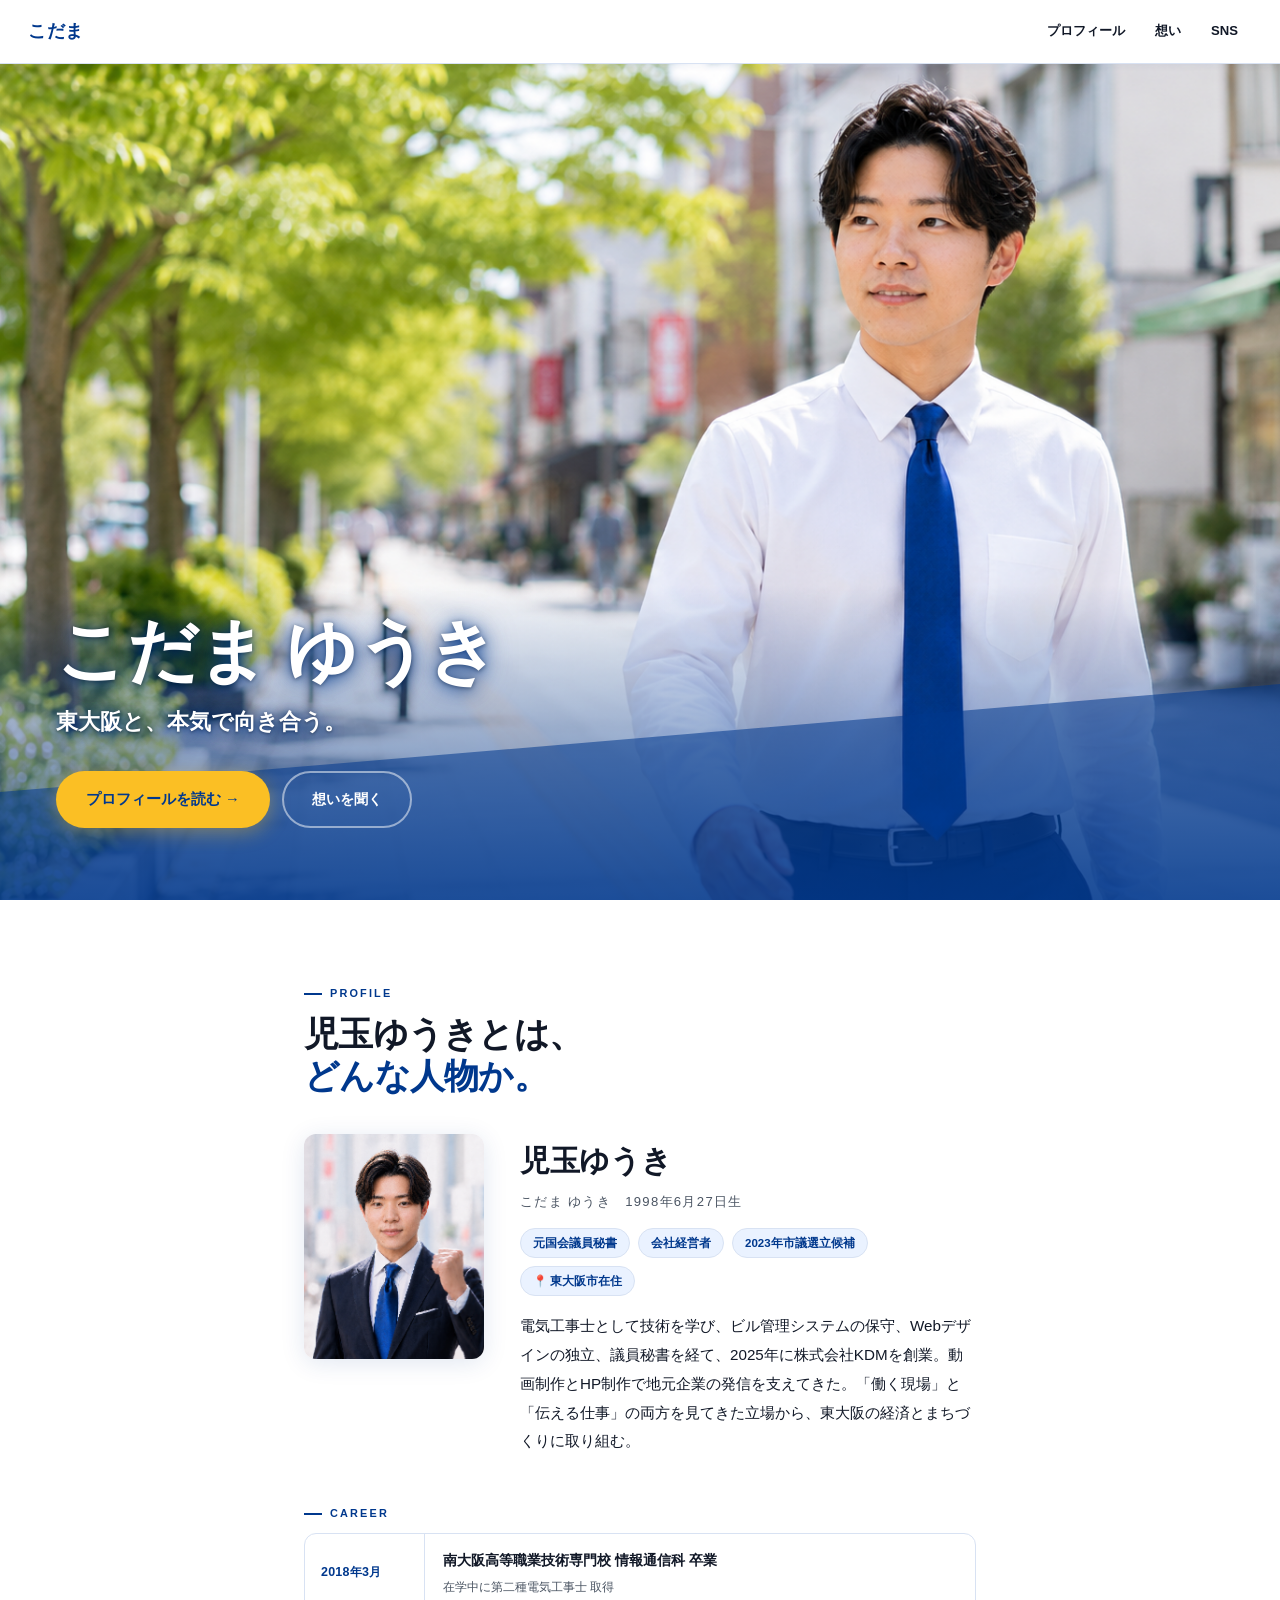
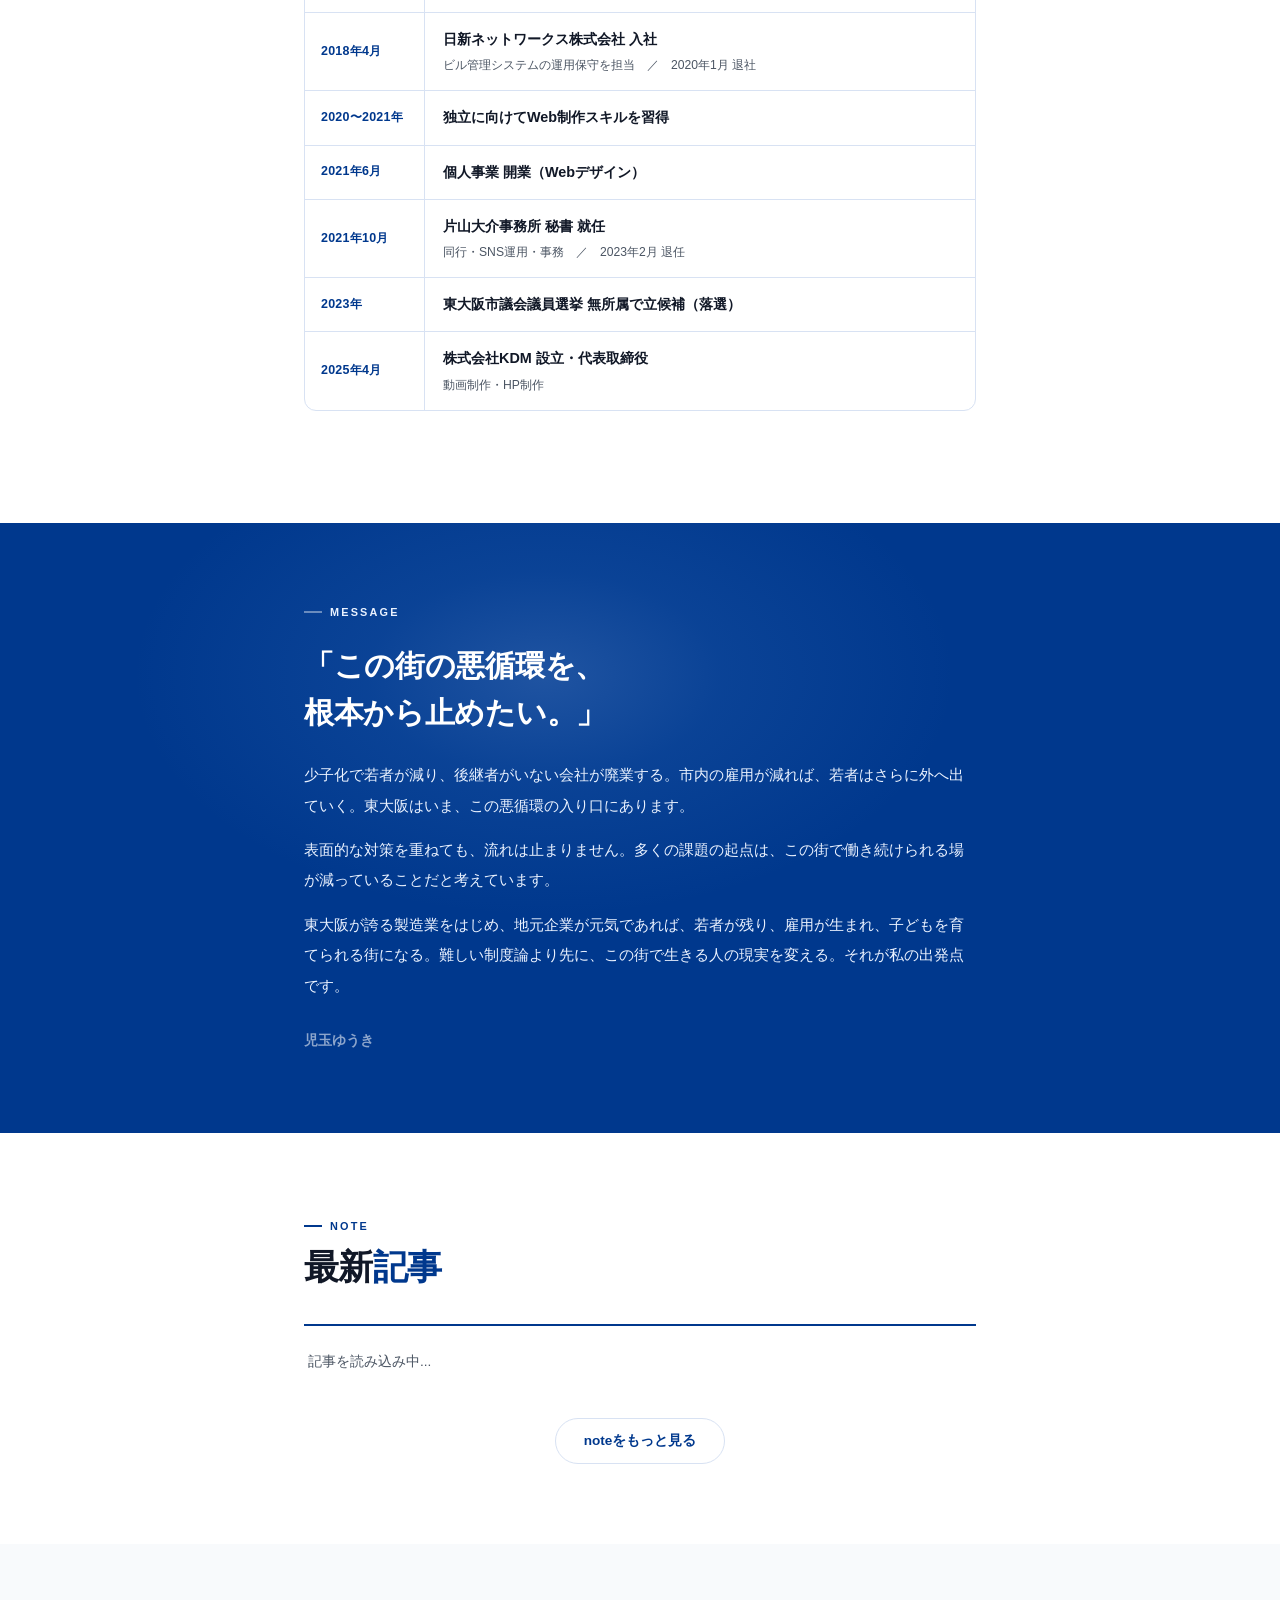
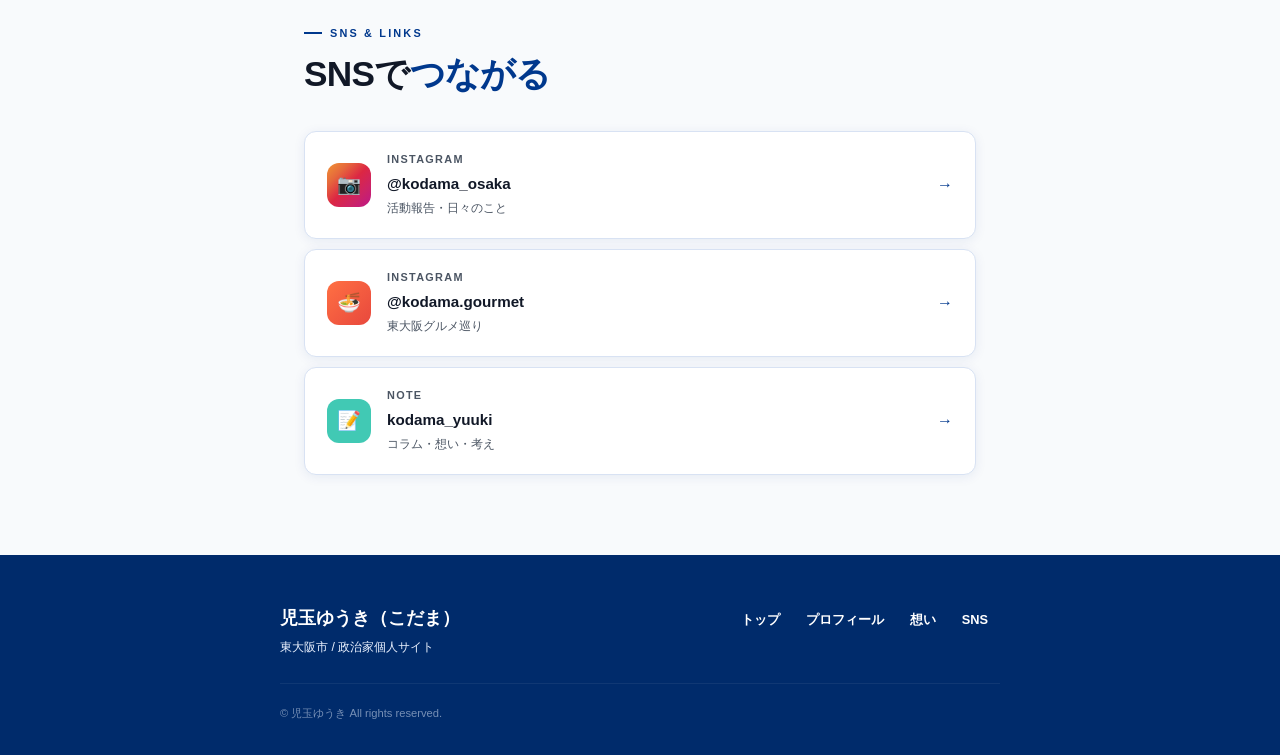
<file: index.html>
<!DOCTYPE html>
<html lang="ja">
<head>
  <meta charset="UTF-8">
  <meta name="viewport" content="width=device-width, initial-scale=1.0">
  <title>児玉ゆうき｜東大阪と、本気で向き合う。</title>
  <meta name="description" content="2027年大阪府議会議員選挙・東大阪選挙区。児玉ゆうき（こだま）の公式サイト。">

  <!-- OGP -->
  <meta property="og:type" content="website">
  <meta property="og:title" content="児玉ゆうき｜東大阪と、本気で向き合う。">
  <meta property="og:description" content="2027年大阪府議会議員選挙・東大阪選挙区。東大阪の声を政治に届けるために立ち上がった、児玉ゆうきの公式サイト。">
  <meta property="og:image" content="images/hero.png">
  <meta property="og:url" content="https://kdm-company.github.io/kodama-site/">
  <meta property="og:locale" content="ja_JP">
  <meta name="twitter:card" content="summary_large_image">
  <meta name="twitter:title" content="児玉ゆうき｜東大阪と、本気で向き合う。">
  <meta name="twitter:description" content="2027年大阪府議会議員選挙・東大阪選挙区。東大阪の声を政治に届けるために立ち上がった、児玉ゆうきの公式サイト。">
  <meta name="twitter:image" content="images/hero.png">

  <!-- フォント：システムフォントを使用（Google Fonts接続不要） -->
  <!-- GitHub Pages公開時にGoogle Fontsを追加する場合はここに挿入 -->

  <style>
    /* ============================================================
       CSS VARIABLES — 配色ルール完全準拠
    ============================================================ */
    :root {
      --primary:        #00388D;
      --primary-dark:   #002B6B;
      --primary-hover:  #002F78;
      --primary-soft:   #EAF2FF;
      --bg:             #F8FAFC;
      --surface:        #FFFFFF;
      --text:           #111827;
      --text-sub:       #4B5563;
      --border:         #D8E2F3;
      --accent-yellow:  #FBBF24;
      --cta-red:        #DC2626;
      --cta-red-hover:  #B91C1C;
      --accent-yellow-hover: #F59E0B;
      --radius-sm:      6px;
      --radius:         12px;
      --radius-lg:      20px;
      --shadow:         0 2px 12px rgba(0,56,141,0.08);
      --shadow-md:      0 4px 24px rgba(0,56,141,0.12);
      --max-w:          720px;
      --nav-h:          64px;
    }

    /* ============================================================
       RESET & BASE
    ============================================================ */
    *, *::before, *::after { box-sizing: border-box; margin: 0; padding: 0; }
    html { scroll-behavior: smooth; -webkit-font-smoothing: antialiased; }
    body {
      font-family: 'Hiragino Kaku Gothic ProN', 'Hiragino Sans', 'Noto Sans JP', 'Yu Gothic', sans-serif;
      background: var(--bg);
      color: var(--text);
      line-height: 1.75;
      font-size: 16px;
      overflow-x: hidden;
    }
    img { max-width: 100%; display: block; }

    /* リンクルール */
    a { color: var(--primary); text-decoration: underline; }
    a:hover { color: var(--primary-hover); }

    /* フォーカス */
    :focus-visible {
      outline: 3px solid var(--accent-yellow);
      outline-offset: 3px;
    }

    /* ============================================================
       NAV — 白背景、ロゴ青、文字黒
    ============================================================ */
    .nav {
      position: fixed; top: 0; left: 0; right: 0;
      height: var(--nav-h);
      background: var(--surface);
      border-bottom: 1px solid var(--border);
      z-index: 100;
      display: flex; align-items: center; justify-content: space-between;
      padding: 0 28px;
      box-shadow: 0 1px 8px rgba(0,56,141,0.06);
    }
    .nav-logo {
      font-size: 1.1rem; font-weight: 900;
      color: var(--primary); letter-spacing: 0.04em;
      text-decoration: none;
    }
    .nav-links { display: flex; gap: 2px; }
    .nav-links a {
      font-size: 0.82rem; font-weight: 700;
      padding: 7px 14px; border-radius: 50px;
      color: var(--text); text-decoration: none;
      transition: color 0.2s, background 0.2s;
    }
    .nav-links a:hover { color: var(--primary); background: var(--primary-soft); }
    .nav-toggle {
      display: none; flex-direction: column; gap: 5px;
      cursor: pointer; padding: 6px;
    }
    .nav-toggle span {
      display: block; width: 22px; height: 2px;
      background: var(--text); border-radius: 2px; transition: all 0.3s;
    }
    .nav.open .nav-links {
      display: flex; flex-direction: column;
      position: absolute; top: var(--nav-h); left: 0; right: 0;
      background: var(--surface);
      padding: 12px 28px 20px;
      border-bottom: 1px solid var(--border);
      box-shadow: var(--shadow-md);
      gap: 2px;
    }
    .nav.open .nav-links a { font-size: 1rem; padding: 13px 16px; }

    /* ============================================================
       HERO — #00388D背景・白コピー・黄CTAボタン
    ============================================================ */
    .hero {
      position: relative;
      min-height: 100vh;
      background: var(--primary-dark);
      display: flex; align-items: flex-end;
      overflow: hidden;
      padding-top: var(--nav-h);
    }
    /* 写真 — 全面クリアに表示、何も被せない */
    .hero-photo-bg {
      position: absolute; inset: 0;
      background: url('images/hero.png') center 15% / cover no-repeat;
      opacity: 1;
    }
    /* 斜線＋下部グラデーション */
    .hero-overlay {
      position: absolute; inset: 0;
      overflow: hidden;
    }
    .hero-overlay svg {
      position: absolute; bottom: 0; left: 0;
      width: 100%; height: 45%;
    }
    /* 下部30%に水平青グラデーション */
    .hero-overlay::after {
      content: '';
      position: absolute; left: 0; right: 0;
      bottom: 0; height: 35%;
      background: linear-gradient(
        to bottom,
        rgba(0,56,141,0) 0%,
        rgba(0,56,141,0.35) 45%,
        rgba(0,56,141,0.75) 100%
      );
      pointer-events: none;
    }
    .hero-inner {
      position: relative; z-index: 1;
      width: 100%;
      padding: 0 48px 72px 56px;
      box-sizing: border-box;
    }
    .hero-label {
      display: inline-flex; align-items: center; gap: 8px;
      background: rgba(255,255,255,0.15);
      border: 1px solid rgba(255,255,255,0.3);
      border-radius: 50px;
      padding: 5px 16px;
      font-size: 0.72rem; font-weight: 700;
      color: #EAF2FF; letter-spacing: 0.1em;
      margin-bottom: 20px;
    }
    .hero-name-sub {
      font-size: 1rem; font-weight: 400;
      color: #EAF2FF; letter-spacing: 0.2em;
      margin-bottom: 4px;
    }
    .hero-name {
      font-size: clamp(2.6rem, 6.5vw, 4.4rem);
      font-weight: 900; letter-spacing: -0.02em; line-height: 0.95;
      color: #FFFFFF; margin-bottom: 20px;
      text-align: left;
      text-shadow:
        0 2px 16px rgba(0,56,141,0.85),
        0 4px 32px rgba(0,56,141,0.6),
        0 1px 4px rgba(0,0,0,0.5);
    }
    .hero-catch {
      font-size: clamp(1.1rem, 3vw, 1.4rem);
      font-weight: 700; color: #FFFFFF;
      line-height: 1.5; margin-bottom: 32px;
      text-align: left;
      text-shadow:
        0 2px 12px rgba(0,56,141,0.85),
        0 4px 24px rgba(0,56,141,0.6),
        0 1px 3px rgba(0,0,0,0.45);
    }
    /* 黄色CTA — FVのみ */
    .btn-yellow {
      display: inline-flex; align-items: center; gap: 8px;
      padding: 14px 30px; border-radius: 50px;
      background: var(--accent-yellow);
      color: var(--primary); /* #00388D文字 */
      font-size: 0.92rem; font-weight: 900;
      text-decoration: none;
      box-shadow: 0 4px 20px rgba(251,191,36,0.4);
      transition: all 0.2s;
    }
    .btn-yellow:hover {
      background: var(--accent-yellow-hover);
      color: var(--primary);
      transform: translateY(-2px);
      box-shadow: 0 6px 28px rgba(251,191,36,0.5);
    }
    .btn-ghost-white {
      display: inline-flex; align-items: center; gap: 6px;
      padding: 14px 28px; border-radius: 50px;
      border: 2px solid rgba(255,255,255,0.5);
      color: #FFFFFF; font-size: 0.9rem; font-weight: 700;
      text-decoration: none;
      transition: all 0.2s;
    }
    .btn-ghost-white:hover {
      background: rgba(255,255,255,0.12);
      border-color: rgba(255,255,255,0.8);
      color: #FFFFFF;
    }
    .hero-cta { display: flex; gap: 12px; flex-wrap: wrap; }

    /* ============================================================
       SECTION BASE
    ============================================================ */
    .section { padding: 80px 0; background: var(--surface); border-top: 4px solid var(--surface); }
    .section-bg { padding: 80px 0; background: var(--bg); }
    .section-blue-soft { padding: 80px 0; background: var(--primary-soft); }
    .container { max-width: var(--max-w); margin: 0 auto; padding: 0 24px; }

    /* 見出しパターン */
    .sec-label {
      font-size: 0.68rem; font-weight: 700; letter-spacing: 0.2em;
      text-transform: uppercase; color: var(--primary);
      display: flex; align-items: center; gap: 8px;
      margin-bottom: 10px;
    }
    .sec-label::before {
      content: ''; display: block; width: 18px; height: 2px;
      background: var(--primary);
    }
    .sec-title {
      font-size: clamp(1.6rem, 4.5vw, 2.2rem);
      font-weight: 900; letter-spacing: -0.02em; line-height: 1.2;
      color: var(--text); margin-bottom: 36px;
    }
    .sec-title span { color: var(--primary); }

    /* Primary Button */
    .btn-primary {
      display: inline-flex; align-items: center; gap: 6px;
      padding: 13px 26px; border-radius: 50px;
      background: var(--primary); color: #FFFFFF;
      font-size: 0.9rem; font-weight: 700;
      text-decoration: none;
      transition: all 0.2s;
    }
    .btn-primary:hover {
      background: var(--primary-hover);
      color: #FFFFFF;
      transform: translateY(-1px);
      box-shadow: 0 4px 16px rgba(0,56,141,0.3);
    }

    /* ============================================================
       PROFILE — 白背景
    ============================================================ */
    .profile-layout {
      display: grid;
      grid-template-columns: 180px 1fr;
      gap: 36px; align-items: start;
      margin-bottom: 48px;
    }
    .profile-photo {
      border-radius: var(--radius);
      overflow: hidden;
      box-shadow: var(--shadow-md);
      aspect-ratio: 4/5;
    }
    .profile-photo img {
      width: 100%; height: 100%;
      object-fit: cover; object-position: center top;
    }
    .profile-name {
      font-size: 1.9rem; font-weight: 900;
      color: var(--text); margin-bottom: 4px;
      letter-spacing: -0.01em;
    }
    .profile-kana {
      font-size: 0.82rem; color: var(--text-sub);
      letter-spacing: 0.1em; margin-bottom: 14px;
    }
    .profile-tags {
      display: flex; gap: 8px; flex-wrap: wrap; margin-bottom: 16px;
    }
    .tag {
      font-size: 0.72rem; font-weight: 700;
      padding: 4px 12px; border-radius: 50px;
      background: var(--primary-soft);
      color: var(--primary);
      border: 1px solid var(--border);
    }
    .profile-bio {
      font-size: 0.95rem; color: var(--text);
      line-height: 1.9; max-width: 100%;
    }

    /* 経歴テーブル */
    .career-wrap {
      border: 1px solid var(--border);
      border-radius: var(--radius);
      overflow: hidden;
      margin-bottom: 32px;
      background: var(--surface);
    }
    .career-row {
      display: grid; grid-template-columns: 120px 1fr;
      border-bottom: 1px solid var(--border);
      transition: background 0.15s;
    }
    .career-row:last-child { border-bottom: none; }
    .career-row:hover { background: var(--bg); }
    .career-row.dim { opacity: 0.45; }
    .career-row.highlight { background: var(--primary-soft); }
    .career-date {
      padding: 14px 16px;
      font-size: 0.78rem; font-weight: 700;
      color: var(--primary); letter-spacing: 0.02em;
      border-right: 1px solid var(--border);
      display: flex; align-items: center;
      white-space: nowrap;
    }
    .career-row.highlight .career-date { color: var(--primary); }
    .career-content {
      padding: 14px 18px;
      font-size: 0.9rem; font-weight: 700;
      color: var(--text);
      display: flex; flex-direction: column; justify-content: center;
    }
    .career-content small {
      display: block; font-size: 0.76rem;
      font-weight: 400; color: var(--text-sub); margin-top: 3px;
    }
    .career-row.highlight .career-content { color: var(--primary); font-weight: 900; }

    /* 資格バッジ */
    .license-row { display: flex; gap: 10px; flex-wrap: wrap; }
    .license-badge {
      display: inline-flex; align-items: center; gap: 6px;
      padding: 8px 16px; border-radius: 50px;
      border: 1px solid var(--border);
      background: var(--surface);
      font-size: 0.8rem; font-weight: 700;
      color: var(--text-sub);
    }

    /* ============================================================
       MESSAGE — #00388D背景
    ============================================================ */
    .message-section {
      background: var(--primary);
      padding: 80px 0;
      position: relative;
      overflow: hidden;
    }
    /* DECO-005 放射状グロー：左上から差す光 */
    .message-section::before {
      content: '';
      position: absolute;
      top: -15%; left: 10%;
      width: 65%; height: 80%;
      background: radial-gradient(ellipse at center,
        rgba(174,210,255,0.18) 0%,
        rgba(100,160,230,0.10) 30%,
        rgba(0,56,141,0) 70%);
      pointer-events: none;
      z-index: 0;
    }
    .message-section > * { position: relative; z-index: 1; }
    .message-section .container { position: relative; z-index: 1; }
    .message-label {
      font-size: 0.68rem; font-weight: 700; letter-spacing: 0.2em;
      text-transform: uppercase; color: #EAF2FF;
      display: flex; align-items: center; gap: 8px;
      margin-bottom: 20px;
    }
    .message-label::before {
      content: ''; display: block; width: 18px; height: 2px;
      background: rgba(255,255,255,0.4);
    }
    .message-quote {
      font-size: clamp(1.4rem, 4vw, 1.9rem);
      font-weight: 900; line-height: 1.55;
      color: #FFFFFF; margin-bottom: 24px;
      letter-spacing: -0.01em;
    }
    .message-body {
      font-size: 0.95rem; font-weight: 400;
      color: #EAF2FF; line-height: 2;
    }
    .message-body p + p { margin-top: 14px; }
    .message-sign {
      margin-top: 28px;
      font-size: 0.85rem; font-weight: 700;
      color: rgba(255,255,255,0.55);
    }

    /* ============================================================
       SNS — #F8FAFC背景
    ============================================================ */
    .sns-list { display: flex; flex-direction: column; gap: 10px; }
    .sns-card {
      display: flex; align-items: center; gap: 16px;
      padding: 18px 22px;
      background: var(--surface);
      border: 1px solid var(--border);
      border-radius: var(--radius);
      text-decoration: none;
      transition: all 0.2s;
      box-shadow: var(--shadow);
    }
    .sns-card:hover {
      border-color: var(--primary);
      box-shadow: 0 4px 20px rgba(0,56,141,0.12);
      transform: translateY(-2px);
    }
    .sns-icon {
      width: 44px; height: 44px; border-radius: 12px;
      display: flex; align-items: center; justify-content: center;
      font-size: 1.2rem; flex-shrink: 0;
    }
    .sns-info { flex: 1; }
    .sns-platform {
      font-size: 0.68rem; font-weight: 700; letter-spacing: 0.12em;
      text-transform: uppercase; color: var(--text-sub);
      margin-bottom: 2px;
    }
    .sns-handle {
      font-size: 0.95rem; font-weight: 700; color: var(--text);
    }
    .sns-desc { font-size: 0.76rem; color: var(--text-sub); margin-top: 1px; }
    .sns-arrow { color: var(--primary); font-size: 1rem; transition: transform 0.2s; }
    .sns-card:hover .sns-arrow { transform: translateX(4px); }

    /* ============================================================
       FOOTER — #002B6B背景
    ============================================================ */
    .footer {
      background: var(--primary-dark);
      padding: 48px 24px 32px;
    }
    .footer-inner { max-width: var(--max-w); margin: 0 auto; }
    .footer-top {
      display: flex; justify-content: space-between;
      align-items: flex-start; gap: 20px;
      margin-bottom: 24px;
    }
    .footer-name {
      font-size: 1.1rem; font-weight: 900;
      color: #FFFFFF; margin-bottom: 4px;
    }
    .footer-sub { font-size: 0.76rem; color: #EAF2FF; }
    .footer-nav { display: flex; flex-wrap: wrap; gap: 2px; }
    .footer-nav a {
      font-size: 0.8rem; font-weight: 600;
      padding: 6px 12px; border-radius: 50px;
      color: #FFFFFF; text-decoration: none;
      transition: background 0.2s;
    }
    .footer-nav a:hover { background: rgba(255,255,255,0.12); color: #FFFFFF; }
    .footer-copy {
      font-size: 0.7rem; color: #EAF2FF;
      opacity: 0.5;
      padding-top: 20px;
      border-top: 1px solid rgba(255,255,255,0.12);
    }

    /* ============================================================
       DECO-011 ニュース行リスト
    ============================================================ */
    .news-bar-top {
      height: 2px;
      background: var(--primary);
      margin-bottom: 4px;
    }
    .news-list-deco11 { margin-bottom: 8px; }
    .news-row {
      display: flex; align-items: center; gap: 16px;
      padding: 14px 4px;
      border-bottom: 1px solid var(--border);
      text-decoration: none;
      transition: background 0.15s;
    }
    .news-row:hover { background: var(--bg); }
    .news-row .news-date {
      flex: none; width: 100px;
      font-size: 0.78rem; color: var(--text-sub); font-weight: 700;
    }
    .news-row .news-cat {
      flex: none;
      font-size: 0.7rem; font-weight: 700;
      padding: 3px 10px; border-radius: 3px;
      background: var(--primary); color: white;
      white-space: nowrap;
    }
    .news-row .news-title {
      flex: 1;
      font-size: 0.88rem; font-weight: 700; color: var(--text);
      overflow: hidden; text-overflow: ellipsis; white-space: nowrap;
    }
    .news-row-loading {
      padding: 20px 4px;
      font-size: 0.85rem; color: var(--text-sub);
    }
    .news-more {
      display: flex; justify-content: center; margin-top: 24px;
    }
    .news-more-btn {
      display: inline-flex; align-items: center;
      padding: 10px 28px; border-radius: 50px;
      border: 1px solid var(--border);
      font-size: 0.85rem; font-weight: 700;
      color: var(--primary); text-decoration: none;
      transition: all 0.2s;
    }
    .news-more-btn:hover {
      background: var(--primary-soft);
      border-color: var(--primary);
    }

    /* fade-in は常に表示（アニメーションなし） */
    .fade-in { opacity: 1; transform: none; }
    .fade-in.visible { opacity: 1; }

    /* ============================================================
       RESPONSIVE
    ============================================================ */
    @media (max-width: 640px) {
      .nav-links { display: none; }
      .nav-toggle { display: flex; }
      .nav { padding: 0 20px; }
      .hero-inner { padding: 0 24px 64px; }
      .hero-photo-bg {
        background-image: url('images/hero-mobile.png');
        background-position: center top;
      }
      .profile-layout { grid-template-columns: 1fr; }
      .profile-photo { max-width: 150px; margin: 0 auto; }
      .profile-name { text-align: center; }
      .profile-kana { text-align: center; }
      .profile-tags { justify-content: center; }
      .career-date { font-size: 0.7rem; padding: 12px 10px; }
      .career-content { font-size: 0.84rem; padding: 12px 14px; }
      .footer-top { flex-direction: column; }
      .section { padding: 60px 0; }
      .section-bg { padding: 60px 0; }
      .section-blue-soft { padding: 60px 0; }
      .message-section { padding: 60px 0; }
    }
  </style>
</head>
<body>

<!-- ============================================================
     NAV — 白背景
============================================================ -->
<nav class="nav" id="nav">
  <a href="#top" class="nav-logo">こだま</a>
  <div class="nav-links">
    <a href="#profile">プロフィール</a>
    <a href="#message">想い</a>
    <a href="#sns">SNS</a>
  </div>
  <div class="nav-toggle" onclick="toggleNav()">
    <span></span><span></span><span></span>
  </div>
</nav>

<!-- ============================================================
     HERO — #00388D背景・白コピー・黄CTA
============================================================ -->
<section class="hero" id="top">
  <div class="hero-photo-bg" role="img" aria-label="東大阪の街を歩く児玉ゆうきの写真"></div>
  <!-- グラデなし斜線エリア：左下から右上へ約10度 -->
  <div class="hero-overlay">
    <svg viewBox="0 0 1000 300" preserveAspectRatio="none" xmlns="http://www.w3.org/2000/svg">
      <polygon points="0,300 0,220 1000,140 1000,300" fill="rgba(0,56,141,0.55)"/>
    </svg>
  </div>
  <div class="hero-inner">
    <h1 class="hero-name">こだま ゆうき</h1>
    <p class="hero-catch">東大阪と、本気で向き合う。</p>
    <div class="hero-cta">
      <!-- FV唯一の黄色CTA -->
      <a href="#profile" class="btn-yellow">プロフィールを読む →</a>
      <a href="#message" class="btn-ghost-white">想いを聞く</a>
    </div>
  </div>
</section>

<!-- ============================================================
     PROFILE — 白背景
============================================================ -->
<section class="section" id="profile">
  <div class="container">
    <p class="sec-label fade-in">Profile</p>
    <h2 class="sec-title fade-in delay-1">
      児玉ゆうきとは、<br><span>どんな人物か。</span>
    </h2>

    <div class="profile-layout fade-in delay-2">
      <div class="profile-photo">
        <img src="images/profile.png" alt="児玉ゆうき">
      </div>
      <div>
        <div class="profile-name">児玉ゆうき</div>
        <div class="profile-kana">こだま ゆうき　1998年6月27日生</div>
        <div class="profile-tags">
          <span class="tag">元国会議員秘書</span>
          <span class="tag">会社経営者</span>
          <span class="tag">2023年市議選立候補</span>
          <span class="tag">📍 東大阪市在住</span>
        </div>
        <p class="profile-bio">
          電気工事士として技術を学び、ビル管理システムの保守、Webデザインの独立、議員秘書を経て、2025年に株式会社KDMを創業。動画制作とHP制作で地元企業の発信を支えてきた。「働く現場」と「伝える仕事」の両方を見てきた立場から、東大阪の経済とまちづくりに取り組む。
        </p>
      </div>
    </div>

    <p class="sec-label fade-in">Career</p>
    <div class="career-wrap fade-in delay-1">
      <div class="career-row">
        <div class="career-date">2018年3月</div>
        <div class="career-content">
          南大阪高等職業技術専門校 情報通信科 卒業
          <small>在学中に第二種電気工事士 取得</small>
        </div>
      </div>
      <div class="career-row">
        <div class="career-date">2018年4月</div>
        <div class="career-content">
          日新ネットワークス株式会社 入社
          <small>ビル管理システムの運用保守を担当　／　2020年1月 退社</small>
        </div>
      </div>
      <div class="career-row">
        <div class="career-date">2020〜2021年</div>
        <div class="career-content">独立に向けてWeb制作スキルを習得</div>
      </div>
      <div class="career-row">
        <div class="career-date">2021年6月</div>
        <div class="career-content">個人事業 開業（Webデザイン）</div>
      </div>
      <div class="career-row">
        <div class="career-date">2021年10月</div>
        <div class="career-content">
          片山大介事務所 秘書 就任
          <small>同行・SNS運用・事務　／　2023年2月 退任</small>
        </div>
      </div>
      <div class="career-row">
        <div class="career-date">2023年</div>
        <div class="career-content">東大阪市議会議員選挙 無所属で立候補（落選）</div>
      </div>
      <div class="career-row">
        <div class="career-date">2025年4月</div>
        <div class="career-content">
          株式会社KDM 設立・代表取締役
          <small>動画制作・HP制作</small>
        </div>
      </div>
    </div>

  </div>
</section>

<!-- ============================================================
     MESSAGE — #00388D背景・白文字
============================================================ -->
<div class="message-section" id="message">
  <div class="container">
    <p class="message-label fade-in">Message</p>
    <p class="message-quote fade-in delay-1">
      「この街の悪循環を、<br>根本から止めたい。」
    </p>
    <div class="message-body fade-in delay-2">
      <p>少子化で若者が減り、後継者がいない会社が廃業する。市内の雇用が減れば、若者はさらに外へ出ていく。東大阪はいま、この悪循環の入り口にあります。</p>
      <p>表面的な対策を重ねても、流れは止まりません。多くの課題の起点は、この街で働き続けられる場が減っていることだと考えています。</p>
      <p>東大阪が誇る製造業をはじめ、地元企業が元気であれば、若者が残り、雇用が生まれ、子どもを育てられる街になる。難しい制度論より先に、この街で生きる人の現実を変える。それが私の出発点です。</p>
    </div>
    <p class="message-sign fade-in delay-3">児玉ゆうき</p>
  </div>
</div>

<!-- ============================================================
     NOTE 新着記事 — DECO-011
============================================================ -->
<section class="section" id="note-articles">
  <div class="container">
    <p class="sec-label fade-in">Note</p>
    <h2 class="sec-title fade-in delay-1">最新<span>記事</span></h2>
    <div class="news-bar-top fade-in delay-1"></div>
    <div class="news-list-deco11 fade-in delay-2" id="note-list">
      <div class="news-row-loading">記事を読み込み中...</div>
    </div>
    <div class="news-more fade-in delay-3">
      <a href="https://note.com/kodama_yuuki" target="_blank" rel="noopener noreferrer" class="news-more-btn">
        noteをもっと見る
      </a>
    </div>
  </div>
</section>

<!-- ============================================================
     SNS — #F8FAFC背景
============================================================ -->
<section class="section-bg" id="sns">
  <div class="container">
    <p class="sec-label fade-in">SNS &amp; Links</p>
    <h2 class="sec-title fade-in delay-1">SNSで<span>つながる</span></h2>
    <div class="sns-list">
      <a href="https://www.instagram.com/kodama_osaka/" target="_blank" rel="noopener noreferrer" class="sns-card fade-in">
        <div class="sns-icon" style="background:linear-gradient(135deg,#f09433,#e6683c,#dc2743,#cc2366,#bc1888);">📷</div>
        <div class="sns-info">
          <div class="sns-platform">Instagram</div>
          <div class="sns-handle">@kodama_osaka</div>
          <div class="sns-desc">活動報告・日々のこと</div>
        </div>
        <span class="sns-arrow">→</span>
      </a>
      <a href="https://www.instagram.com/kodama.gourmet/" target="_blank" rel="noopener noreferrer" class="sns-card fade-in delay-1">
        <div class="sns-icon" style="background:linear-gradient(135deg,#ff7043,#e8483d);">🍜</div>
        <div class="sns-info">
          <div class="sns-platform">Instagram</div>
          <div class="sns-handle">@kodama.gourmet</div>
          <div class="sns-desc">東大阪グルメ巡り</div>
        </div>
        <span class="sns-arrow">→</span>
      </a>
      <a href="https://note.com/kodama_yuuki" target="_blank" rel="noopener noreferrer" class="sns-card fade-in delay-2">
        <div class="sns-icon" style="background:#41c9b4;">📝</div>
        <div class="sns-info">
          <div class="sns-platform">note</div>
          <div class="sns-handle">kodama_yuuki</div>
          <div class="sns-desc">コラム・想い・考え</div>
        </div>
        <span class="sns-arrow">→</span>
      </a>
    </div>
  </div>
</section>

<!-- ============================================================
     FOOTER — #002B6B背景
============================================================ -->
<footer class="footer">
  <div class="footer-inner">
    <div class="footer-top">
      <div>
        <div class="footer-name">児玉ゆうき（こだま）</div>
        <div class="footer-sub">東大阪市 / 政治家個人サイト</div>
      </div>
      <nav class="footer-nav">
        <a href="#top">トップ</a>
        <a href="#profile">プロフィール</a>
        <a href="#message">想い</a>
        <a href="#sns">SNS</a>
      </nav>
    </div>
    <div class="footer-copy">© <span id="year"></span> 児玉ゆうき All rights reserved.</div>
  </div>
</footer>

<script>
  document.getElementById('year').textContent = new Date().getFullYear();

  // DECO-011 noteのRSS新着記事
  (async function loadNoteArticles() {
    const list = document.getElementById('note-list');
    try {
      const RSS_URL = 'https://note.com/kodama_yuuki/rss/';
      const PROXY   = 'https://api.allorigins.win/get?url=' + encodeURIComponent(RSS_URL);
      const res  = await fetch(PROXY);
      const data = await res.json();
      const parser = new DOMParser();
      const xml  = parser.parseFromString(data.contents, 'text/xml');
      const items = Array.from(xml.querySelectorAll('item')).slice(0, 5);
      if (!items.length) throw new Error('no items');
      list.innerHTML = items.map(item => {
        const title = item.querySelector('title')?.textContent || '';
        const link  = item.querySelector('link')?.textContent || '#';
        const pub   = item.querySelector('pubDate')?.textContent || '';
        const date  = pub ? new Date(pub).toLocaleDateString('ja-JP', {year:'numeric',month:'2-digit',day:'2-digit'}) : '';
        return \`<a href="\${link}" target="_blank" rel="noopener noreferrer" class="news-row">
          <span class="news-date">\${date}</span>
          <span class="news-cat">note</span>
          <span class="news-title">\${title}</span>
        </a>\`;
      }).join('');
    } catch(e) {
      list.innerHTML = '<div class="news-row-loading">記事の読み込みに失敗しました。<a href="https://note.com/kodama_yuuki" target="_blank" rel="noopener noreferrer" style="color:var(--primary);">noteで直接ご覧ください</a></div>';
    }
  })();

  function toggleNav() {
    document.getElementById('nav').classList.toggle('open');
  }
  document.addEventListener('click', function(e) {
    const nav = document.getElementById('nav');
    if (!nav.contains(e.target)) nav.classList.remove('open');
  });

  // フェードイン（threshold:0 で要素が1pxでも見えたら即表示）
  const fadeEls = document.querySelectorAll('.fade-in');
  const obs = new IntersectionObserver(entries => {
    entries.forEach(e => { if (e.isIntersecting) e.target.classList.add('visible'); });
  }, { threshold: 0, rootMargin: '0px 0px -40px 0px' });
  fadeEls.forEach(el => obs.observe(el));
</script>
</body>
</html>
</file>
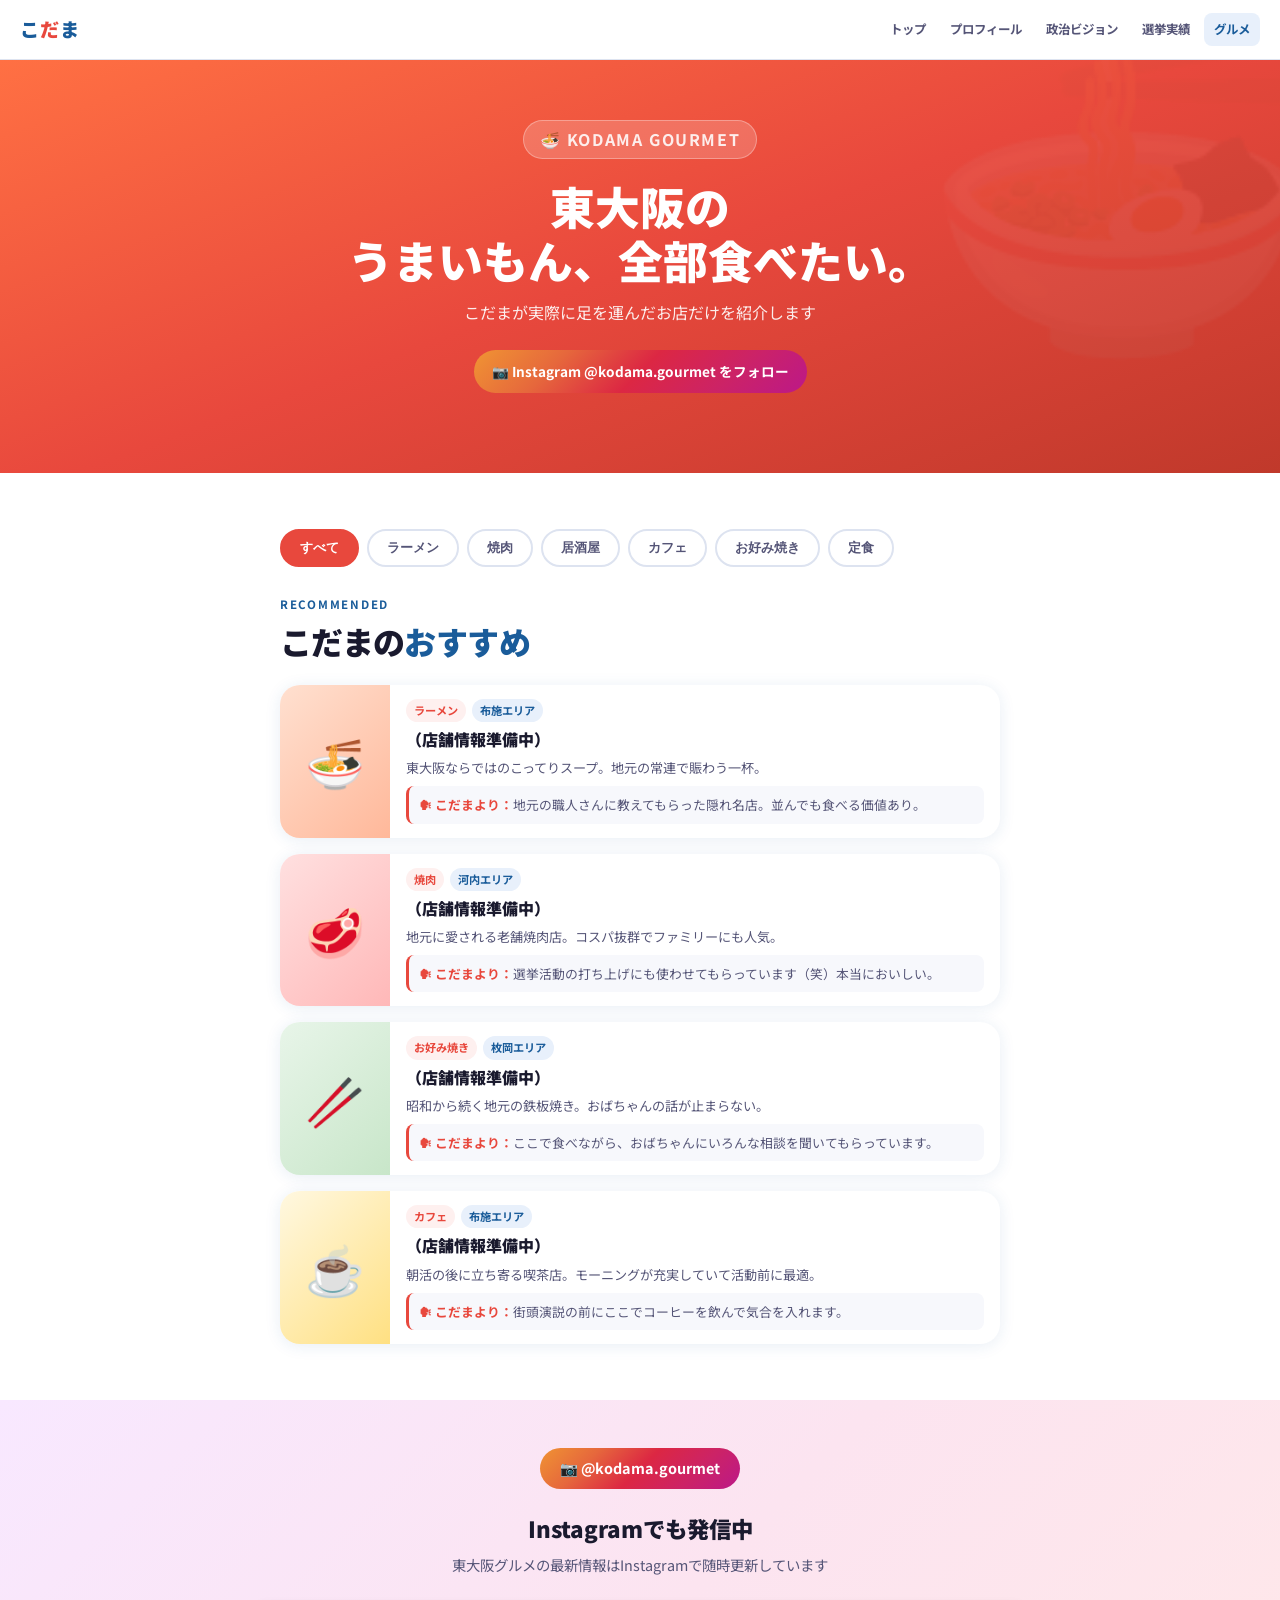
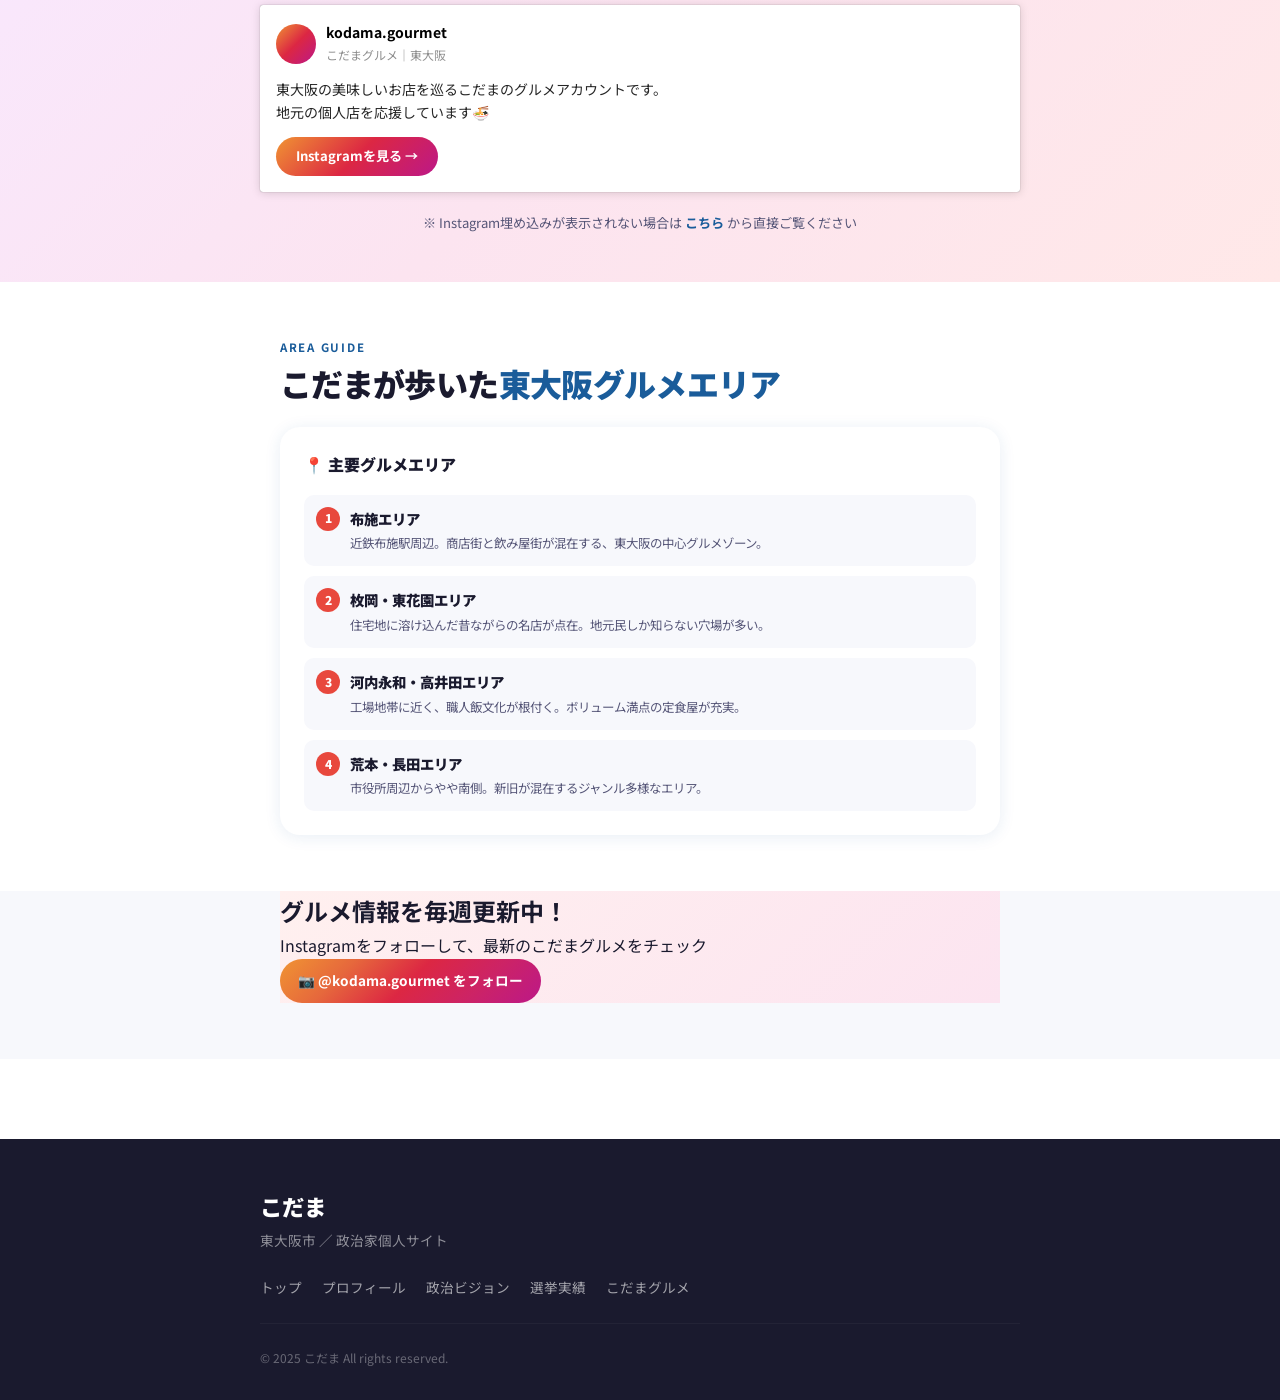
<file: gourmet.html>
<!DOCTYPE html>
<html lang="ja">
<head>
  <meta charset="UTF-8">
  <meta name="viewport" content="width=device-width, initial-scale=1.0">
  <title>こだまグルメ｜東大阪の美味しいお店</title>
  <meta name="description" content="こだまが足で歩いて見つけた、東大阪のおすすめグルメを紹介します。">
  <link rel="preconnect" href="https://fonts.googleapis.com">
  <link rel="preconnect" href="https://fonts.gstatic.com" crossorigin>
  <link href="https://fonts.googleapis.com/css2?family=Noto+Sans+JP:wght@400;700;900&display=swap" rel="stylesheet">
  <link rel="stylesheet" href="css/style.css">
  <!-- Instagram埋め込み -->
  <script async src="//www.instagram.com/embed.js"></script>
  <style>
    /* グルメページ固有 */

    .gourmet-hero {
      background: linear-gradient(160deg, #ff7043 0%, #e8483d 50%, #c0392b 100%);
      color: white;
      padding: 60px 24px 80px;
      position: relative;
      overflow: hidden;
      text-align: center;
    }

    .gourmet-hero::before {
      content: '🍜';
      position: absolute;
      font-size: 20rem;
      opacity: 0.05;
      top: -60px;
      right: -40px;
      line-height: 1;
    }

    .gourmet-hero-inner {
      max-width: var(--max-w);
      margin: 0 auto;
      position: relative;
      z-index: 1;
    }

    .gourmet-hero-badge {
      display: inline-block;
      background: rgba(255,255,255,0.2);
      border: 1px solid rgba(255,255,255,0.35);
      border-radius: 50px;
      padding: 5px 16px;
      font-size: 0.78rem;
      font-weight: 700;
      letter-spacing: 0.1em;
      margin-bottom: 20px;
    }

    .gourmet-hero h1 {
      font-size: clamp(1.8rem, 6vw, 2.8rem);
      font-weight: 900;
      line-height: 1.2;
      margin-bottom: 12px;
    }

    .gourmet-hero p {
      font-size: 1rem;
      opacity: 0.9;
    }

    /* カテゴリータブ */
    .category-tabs {
      display: flex;
      gap: 8px;
      overflow-x: auto;
      padding-bottom: 4px;
      margin-bottom: 24px;
      scrollbar-width: none;
    }

    .category-tabs::-webkit-scrollbar { display: none; }

    .cat-tab {
      padding: 8px 18px;
      border-radius: 50px;
      font-size: 0.82rem;
      font-weight: 700;
      border: 2px solid var(--border);
      background: white;
      color: var(--text-sub);
      cursor: pointer;
      white-space: nowrap;
      transition: all 0.2s;
    }

    .cat-tab.active, .cat-tab:hover {
      background: var(--accent);
      border-color: var(--accent);
      color: white;
    }

    /* グルメカード */
    .gourmet-grid {
      display: flex;
      flex-direction: column;
      gap: 16px;
    }

    .gourmet-card {
      background: white;
      border-radius: var(--radius-lg);
      box-shadow: var(--shadow);
      overflow: hidden;
      display: flex;
      gap: 0;
    }

    .gourmet-card-photo {
      width: 110px;
      min-height: 110px;
      flex-shrink: 0;
      background: linear-gradient(135deg, #ffe0d0, #ffb89a);
      display: flex;
      align-items: center;
      justify-content: center;
      font-size: 3rem;
    }

    .gourmet-card-body {
      padding: 14px 16px;
      flex: 1;
    }

    .gourmet-card-meta {
      display: flex;
      gap: 6px;
      align-items: center;
      margin-bottom: 4px;
      flex-wrap: wrap;
    }

    .gourmet-cat-badge {
      font-size: 0.7rem;
      font-weight: 700;
      padding: 2px 8px;
      border-radius: 50px;
      background: var(--accent-light);
      color: var(--accent);
    }

    .gourmet-area-badge {
      font-size: 0.7rem;
      font-weight: 700;
      padding: 2px 8px;
      border-radius: 50px;
      background: var(--primary-light);
      color: var(--primary);
    }

    .gourmet-card-name {
      font-size: 1rem;
      font-weight: 900;
      margin-bottom: 4px;
      color: var(--text);
    }

    .gourmet-card-desc {
      font-size: 0.82rem;
      color: var(--text-sub);
      line-height: 1.6;
    }

    .gourmet-card-comment {
      margin-top: 8px;
      padding: 8px 10px;
      background: var(--bg-off);
      border-radius: 8px;
      font-size: 0.8rem;
      color: var(--text-sub);
      border-left: 3px solid var(--accent);
    }

    .gourmet-card-comment::before {
      content: '🗣 こだまより：';
      font-weight: 700;
      color: var(--accent);
    }

    /* Instagram埋め込みセクション */
    .instagram-section {
      background: linear-gradient(135deg, #f8e8ff, #fce4f0, #ffe8e8);
      padding: 48px 24px;
    }

    .instagram-inner {
      max-width: var(--max-w);
      margin: 0 auto;
    }

    .instagram-header {
      text-align: center;
      margin-bottom: 28px;
    }

    .instagram-header h2 {
      font-size: 1.4rem;
      font-weight: 900;
      margin-bottom: 6px;
    }

    .instagram-header p {
      font-size: 0.9rem;
      color: var(--text-sub);
    }

    .instagram-handle {
      display: inline-flex;
      align-items: center;
      gap: 6px;
      background: linear-gradient(135deg, #f09433, #e6683c, #dc2743, #cc2366, #bc1888);
      color: white;
      padding: 8px 20px;
      border-radius: 50px;
      font-weight: 700;
      font-size: 0.9rem;
      margin-bottom: 20px;
      text-decoration: none;
    }

    .instagram-embed-wrap {
      display: flex;
      justify-content: center;
      margin-bottom: 20px;
    }

    /* Instagram埋め込みレスポンシブ対応 */
    .instagram-media {
      max-width: 100% !important;
      min-width: unset !important;
    }

    .instagram-posts-grid {
      display: grid;
      grid-template-columns: 1fr 1fr;
      gap: 12px;
    }

    .instagram-post-embed {
      overflow: hidden;
      border-radius: var(--radius);
      background: white;
    }

    /* こだまグルメマップ */
    .map-section {
      background: white;
      border-radius: var(--radius-lg);
      padding: 24px;
      box-shadow: var(--shadow);
    }

    .map-section h3 {
      font-size: 1rem;
      font-weight: 900;
      margin-bottom: 16px;
      display: flex;
      align-items: center;
      gap: 8px;
    }

    .area-list {
      display: flex;
      flex-direction: column;
      gap: 10px;
    }

    .area-item {
      display: flex;
      gap: 10px;
      align-items: flex-start;
      padding: 12px;
      background: var(--bg-off);
      border-radius: 10px;
    }

    .area-num {
      background: var(--accent);
      color: white;
      width: 24px;
      height: 24px;
      border-radius: 50%;
      display: flex;
      align-items: center;
      justify-content: center;
      font-size: 0.75rem;
      font-weight: 900;
      flex-shrink: 0;
    }

    .area-info h4 {
      font-size: 0.9rem;
      font-weight: 900;
      margin-bottom: 2px;
    }

    .area-info p {
      font-size: 0.78rem;
      color: var(--text-sub);
    }
  </style>
</head>
<body>

<!-- ナビゲーション -->
<nav class="nav" id="nav">
  <a href="index.html" class="nav-logo">こ<span>だ</span>ま</a>
  <div class="nav-menu">
    <a href="index.html">トップ</a>
    <a href="profile.html">プロフィール</a>
    <a href="vision.html">政治ビジョン</a>
    <a href="history.html">選挙実績</a>
    <a href="gourmet.html" class="active">グルメ</a>
  </div>
  <div class="nav-toggle" onclick="toggleNav()">
    <span></span><span></span><span></span>
  </div>
</nav>

<!-- グルメヒーロー -->
<div class="gourmet-hero">
  <div class="gourmet-hero-inner">
    <p class="gourmet-hero-badge">🍜 KODAMA GOURMET</p>
    <h1>東大阪の<br>うまいもん、全部食べたい。</h1>
    <p>こだまが実際に足を運んだお店だけを紹介します</p>
    <div style="margin-top:24px;">
      <a href="https://www.instagram.com/kodama.gourmet/" target="_blank" class="sns-link instagram" style="display:inline-flex;">
        📷 Instagram @kodama.gourmet をフォロー
      </a>
    </div>
  </div>
</div>

<!-- カテゴリータブ -->
<section class="section" style="padding-bottom:0;">
  <div class="container">
    <div class="category-tabs">
      <button class="cat-tab active">すべて</button>
      <button class="cat-tab">ラーメン</button>
      <button class="cat-tab">焼肉</button>
      <button class="cat-tab">居酒屋</button>
      <button class="cat-tab">カフェ</button>
      <button class="cat-tab">お好み焼き</button>
      <button class="cat-tab">定食</button>
    </div>
  </div>
</section>

<!-- グルメカード一覧 -->
<section class="section">
  <div class="container">
    <p class="section-label">Recommended</p>
    <h2 class="section-title">こだまの<em>おすすめ</em></h2>
    <div class="gourmet-grid">

      <div class="gourmet-card">
        <div class="gourmet-card-photo">🍜</div>
        <div class="gourmet-card-body">
          <div class="gourmet-card-meta">
            <span class="gourmet-cat-badge">ラーメン</span>
            <span class="gourmet-area-badge">布施エリア</span>
          </div>
          <div class="gourmet-card-name">（店舗情報準備中）</div>
          <div class="gourmet-card-desc">東大阪ならではのこってりスープ。地元の常連で賑わう一杯。</div>
          <div class="gourmet-card-comment">地元の職人さんに教えてもらった隠れ名店。並んでも食べる価値あり。</div>
        </div>
      </div>

      <div class="gourmet-card">
        <div class="gourmet-card-photo" style="background:linear-gradient(135deg,#ffe0e0,#ffb8b8);">🥩</div>
        <div class="gourmet-card-body">
          <div class="gourmet-card-meta">
            <span class="gourmet-cat-badge">焼肉</span>
            <span class="gourmet-area-badge">河内エリア</span>
          </div>
          <div class="gourmet-card-name">（店舗情報準備中）</div>
          <div class="gourmet-card-desc">地元に愛される老舗焼肉店。コスパ抜群でファミリーにも人気。</div>
          <div class="gourmet-card-comment">選挙活動の打ち上げにも使わせてもらっています（笑）本当においしい。</div>
        </div>
      </div>

      <div class="gourmet-card">
        <div class="gourmet-card-photo" style="background:linear-gradient(135deg,#e8f5e9,#c8e6c9);">🥢</div>
        <div class="gourmet-card-body">
          <div class="gourmet-card-meta">
            <span class="gourmet-cat-badge">お好み焼き</span>
            <span class="gourmet-area-badge">枚岡エリア</span>
          </div>
          <div class="gourmet-card-name">（店舗情報準備中）</div>
          <div class="gourmet-card-desc">昭和から続く地元の鉄板焼き。おばちゃんの話が止まらない。</div>
          <div class="gourmet-card-comment">ここで食べながら、おばちゃんにいろんな相談を聞いてもらっています。</div>
        </div>
      </div>

      <div class="gourmet-card">
        <div class="gourmet-card-photo" style="background:linear-gradient(135deg,#fff8e1,#ffe082);">☕</div>
        <div class="gourmet-card-body">
          <div class="gourmet-card-meta">
            <span class="gourmet-cat-badge">カフェ</span>
            <span class="gourmet-area-badge">布施エリア</span>
          </div>
          <div class="gourmet-card-name">（店舗情報準備中）</div>
          <div class="gourmet-card-desc">朝活の後に立ち寄る喫茶店。モーニングが充実していて活動前に最適。</div>
          <div class="gourmet-card-comment">街頭演説の前にここでコーヒーを飲んで気合を入れます。</div>
        </div>
      </div>

    </div>
  </div>
</section>

<!-- Instagram埋め込み -->
<div class="instagram-section">
  <div class="instagram-inner">
    <div class="instagram-header">
      <a href="https://www.instagram.com/kodama.gourmet/" target="_blank" class="instagram-handle">
        📷 @kodama.gourmet
      </a>
      <h2>Instagramでも発信中</h2>
      <p>東大阪グルメの最新情報はInstagramで随時更新しています</p>
    </div>

    <!-- Instagram公式埋め込みウィジェット -->
    <div class="instagram-embed-wrap">
      <blockquote
        class="instagram-media"
        data-instgrm-captioned
        data-instgrm-permalink="https://www.instagram.com/kodama.gourmet/"
        data-instgrm-version="14"
        style="
          background:#FFF;
          border:0;
          border-radius:3px;
          box-shadow:0 0 1px 0 rgba(0,0,0,.5),0 1px 10px 0 rgba(0,0,0,.15);
          margin: 0;
          max-width:540px;
          min-width:326px;
          padding:0;
          width:100%;
        ">
        <div style="padding:16px;">
          <a href="https://www.instagram.com/kodama.gourmet/" style="display:flex;align-items:center;gap:10px;text-decoration:none;">
            <div style="width:40px;height:40px;border-radius:50%;background:linear-gradient(135deg,#f09433,#dc2743,#bc1888);"></div>
            <div>
              <div style="font-size:.875rem;font-weight:700;color:#000;">kodama.gourmet</div>
              <div style="font-size:.75rem;color:#8e8e8e;">こだまグルメ｜東大阪</div>
            </div>
          </a>
          <div style="margin-top:12px;font-size:.875rem;color:#262626;">
            東大阪の美味しいお店を巡るこだまのグルメアカウントです。<br>
            地元の個人店を応援しています🍜
          </div>
          <a href="https://www.instagram.com/kodama.gourmet/" target="_blank"
            style="display:inline-block;margin-top:12px;padding:8px 20px;background:linear-gradient(135deg,#f09433,#dc2743,#bc1888);color:white;border-radius:50px;font-size:.82rem;font-weight:700;">
            Instagramを見る →
          </a>
        </div>
      </blockquote>
    </div>

    <p style="text-align:center;font-size:0.82rem;color:var(--text-sub);">
      ※ Instagram埋め込みが表示されない場合は
      <a href="https://www.instagram.com/kodama.gourmet/" target="_blank" style="color:var(--primary);font-weight:700;">こちら</a>
      から直接ご覧ください
    </p>
  </div>
</div>

<!-- こだまグルメエリア紹介 -->
<section class="section">
  <div class="container">
    <p class="section-label">Area Guide</p>
    <h2 class="section-title">こだまが歩いた<em>東大阪グルメエリア</em></h2>

    <div class="map-section">
      <h3>📍 主要グルメエリア</h3>
      <div class="area-list">
        <div class="area-item">
          <div class="area-num">1</div>
          <div class="area-info">
            <h4>布施エリア</h4>
            <p>近鉄布施駅周辺。商店街と飲み屋街が混在する、東大阪の中心グルメゾーン。</p>
          </div>
        </div>
        <div class="area-item">
          <div class="area-num">2</div>
          <div class="area-info">
            <h4>枚岡・東花園エリア</h4>
            <p>住宅地に溶け込んだ昔ながらの名店が点在。地元民しか知らない穴場が多い。</p>
          </div>
        </div>
        <div class="area-item">
          <div class="area-num">3</div>
          <div class="area-info">
            <h4>河内永和・高井田エリア</h4>
            <p>工場地帯に近く、職人飯文化が根付く。ボリューム満点の定食屋が充実。</p>
          </div>
        </div>
        <div class="area-item">
          <div class="area-num">4</div>
          <div class="area-info">
            <h4>荒本・長田エリア</h4>
            <p>市役所周辺からやや南側。新旧が混在するジャンル多様なエリア。</p>
          </div>
        </div>
      </div>
    </div>
  </div>
</section>

<!-- SNS誘導 -->
<section class="section section-bg">
  <div class="container">
    <div class="sns-section" style="background:linear-gradient(135deg,#fff0ef,#fce4f0);">
      <h2>グルメ情報を毎週更新中！</h2>
      <p>Instagramをフォローして、最新のこだまグルメをチェック</p>
      <div class="sns-links-center">
        <a href="https://www.instagram.com/kodama.gourmet/" target="_blank" class="sns-link instagram">
          📷 @kodama.gourmet をフォロー
        </a>
      </div>
    </div>
  </div>
</section>

<!-- フッター -->
<footer class="footer">
  <div class="footer-inner">
    <div class="footer-name">こだま</div>
    <div class="footer-sub">東大阪市 ／ 政治家個人サイト</div>
    <nav class="footer-nav">
      <a href="index.html">トップ</a>
      <a href="profile.html">プロフィール</a>
      <a href="vision.html">政治ビジョン</a>
      <a href="history.html">選挙実績</a>
      <a href="gourmet.html">こだまグルメ</a>
    </nav>
    <div class="footer-copy">© 2025 こだま All rights reserved.</div>
  </div>
</footer>

<script>
  function toggleNav() {
    document.getElementById('nav').classList.toggle('open');
  }
  document.addEventListener('click', function(e) {
    const nav = document.getElementById('nav');
    if (!nav.contains(e.target)) nav.classList.remove('open');
  });

  // カテゴリータブ
  const tabs = document.querySelectorAll('.cat-tab');
  tabs.forEach(tab => {
    tab.addEventListener('click', () => {
      tabs.forEach(t => t.classList.remove('active'));
      tab.classList.add('active');
    });
  });
</script>
</body>
</html>
</file>
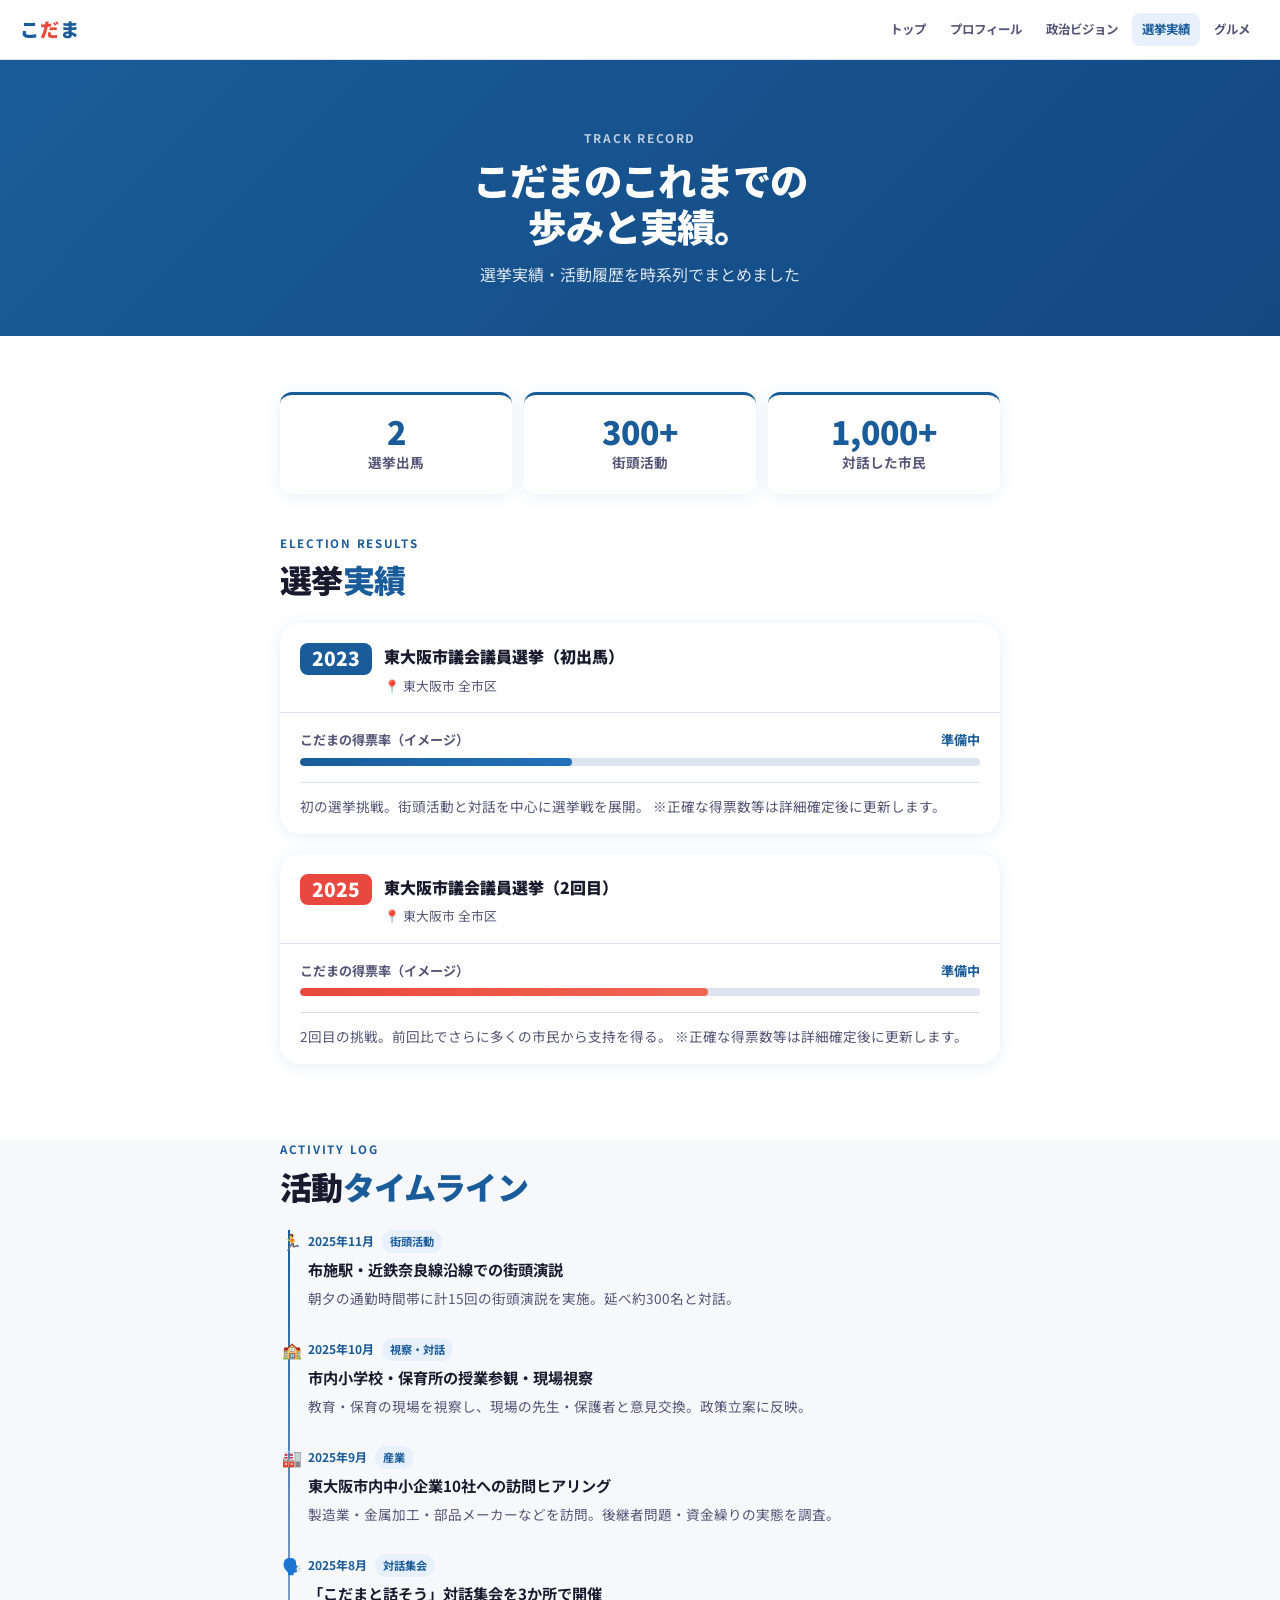
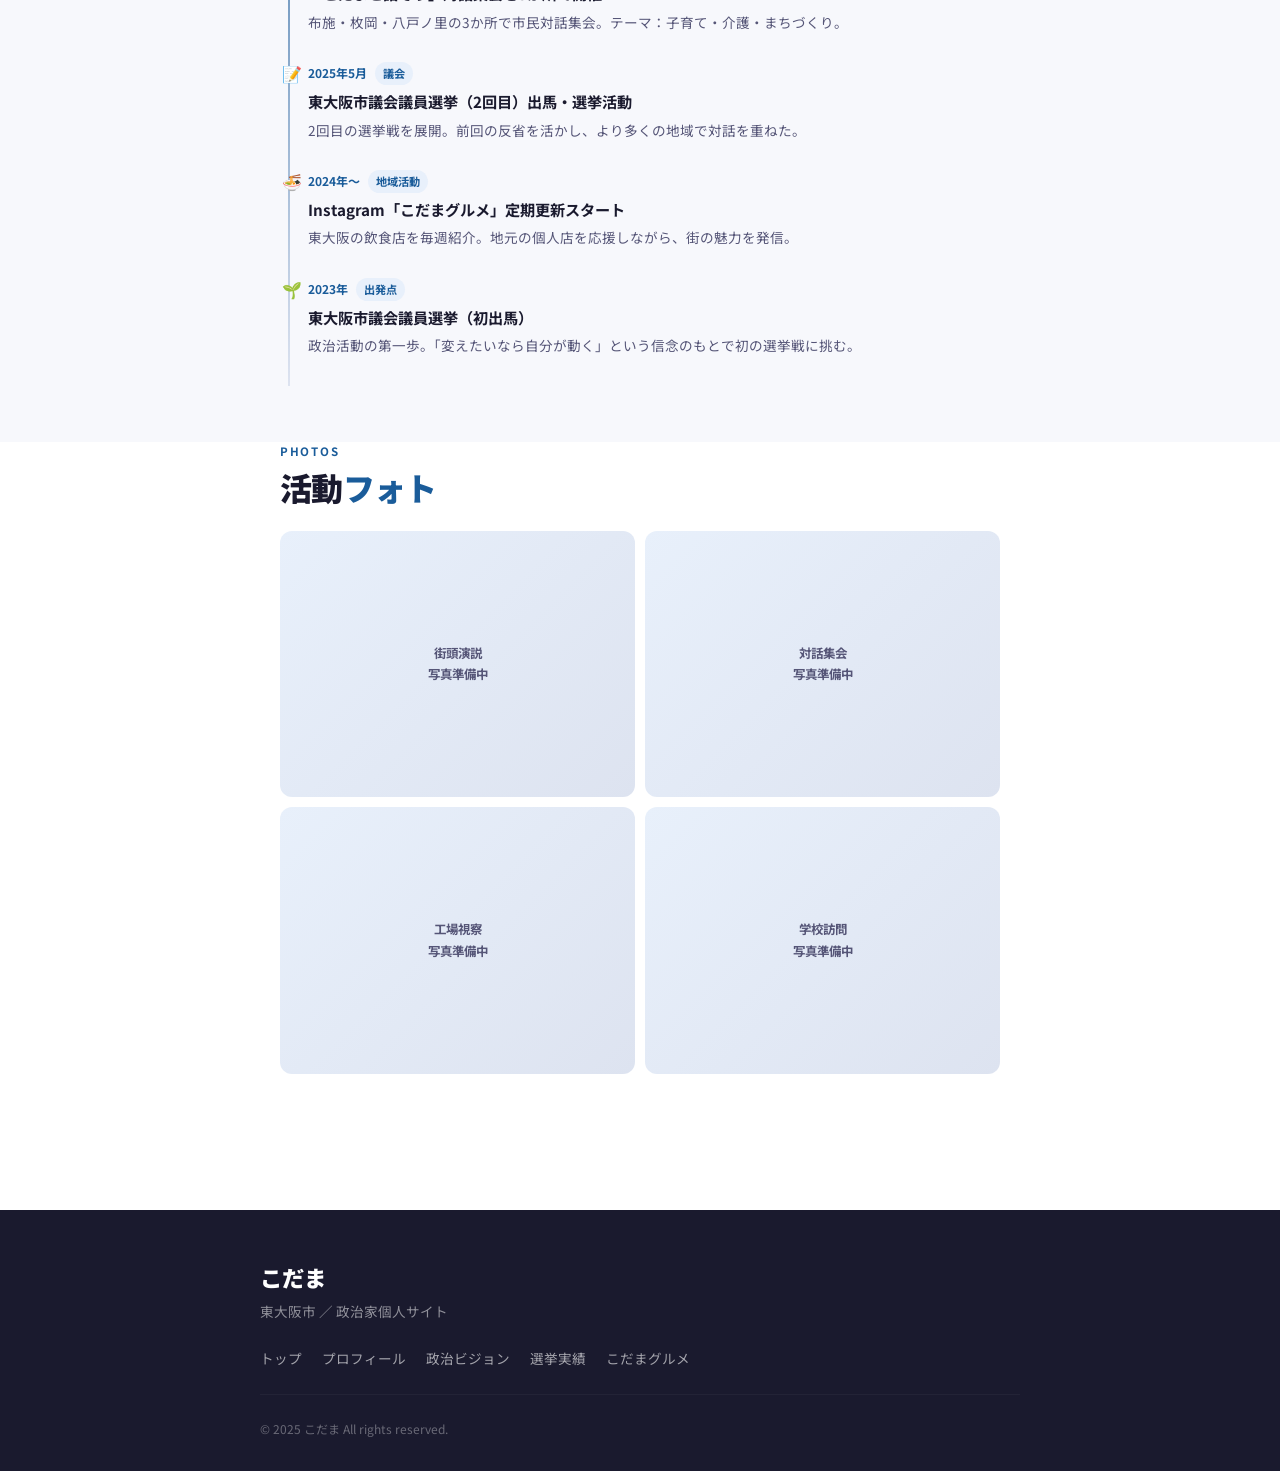
<file: history.html>
<!DOCTYPE html>
<html lang="ja">
<head>
  <meta charset="UTF-8">
  <meta name="viewport" content="width=device-width, initial-scale=1.0">
  <title>選挙実績・活動記録｜こだま公式サイト</title>
  <meta name="description" content="こだまの選挙実績・活動記録を時系列で紹介します。">
  <link rel="preconnect" href="https://fonts.googleapis.com">
  <link rel="preconnect" href="https://fonts.gstatic.com" crossorigin>
  <link href="https://fonts.googleapis.com/css2?family=Noto+Sans+JP:wght@400;700;900&display=swap" rel="stylesheet">
  <link rel="stylesheet" href="css/style.css">
  <style>
    /* 選挙実績固有 */

    /* 実績サマリー */
    .stats-row {
      display: grid;
      grid-template-columns: repeat(3, 1fr);
      gap: 12px;
      margin-bottom: 40px;
    }

    .stat-card {
      background: white;
      border-radius: var(--radius);
      padding: 20px 16px;
      text-align: center;
      box-shadow: var(--shadow);
      border-top: 3px solid var(--primary);
    }

    .stat-num {
      font-size: 2rem;
      font-weight: 900;
      color: var(--primary);
      line-height: 1;
      margin-bottom: 4px;
    }

    .stat-unit {
      font-size: 0.85rem;
      color: var(--text-sub);
      font-weight: 700;
    }

    /* 選挙実績カード */
    .election-card {
      background: white;
      border-radius: var(--radius-lg);
      box-shadow: var(--shadow);
      overflow: hidden;
      margin-bottom: 20px;
    }

    .election-header {
      padding: 20px 20px 16px;
      border-bottom: 1px solid var(--border);
      display: flex;
      gap: 12px;
      align-items: flex-start;
    }

    .election-year-badge {
      background: var(--primary);
      color: white;
      border-radius: 8px;
      padding: 6px 12px;
      font-size: 0.85rem;
      font-weight: 900;
      flex-shrink: 0;
      text-align: center;
    }

    .election-year-badge .year {
      display: block;
      font-size: 1.2rem;
      line-height: 1;
    }

    .election-info h3 {
      font-size: 1rem;
      font-weight: 900;
      margin-bottom: 4px;
    }

    .election-info .area {
      font-size: 0.8rem;
      color: var(--text-sub);
    }

    .election-body {
      padding: 16px 20px;
    }

    .result-bar {
      margin-bottom: 16px;
    }

    .result-bar-label {
      display: flex;
      justify-content: space-between;
      font-size: 0.82rem;
      font-weight: 700;
      margin-bottom: 6px;
    }

    .result-bar-label .name {
      color: var(--text-sub);
    }

    .result-bar-label .num {
      color: var(--primary);
    }

    .result-bar-track {
      height: 8px;
      background: var(--border);
      border-radius: 50px;
      overflow: hidden;
    }

    .result-bar-fill {
      height: 100%;
      background: linear-gradient(90deg, var(--primary), #2471b8);
      border-radius: 50px;
      transition: width 1s ease;
    }

    .election-note {
      font-size: 0.85rem;
      color: var(--text-sub);
      line-height: 1.7;
      padding-top: 12px;
      border-top: 1px solid var(--border);
    }

    /* 活動タイムライン（拡張） */
    .activity-timeline {
      position: relative;
      padding-left: 28px;
    }

    .activity-timeline::before {
      content: '';
      position: absolute;
      left: 8px;
      top: 0; bottom: 0;
      width: 2px;
      background: linear-gradient(to bottom, var(--primary), var(--border));
    }

    .activity-item {
      position: relative;
      padding-bottom: 28px;
    }

    .activity-item::before {
      content: attr(data-emoji);
      position: absolute;
      left: -26px;
      top: 0;
      font-size: 1rem;
      line-height: 1.4;
    }

    .activity-meta {
      display: flex;
      gap: 8px;
      align-items: center;
      margin-bottom: 4px;
      flex-wrap: wrap;
    }

    .activity-date {
      font-size: 0.75rem;
      font-weight: 700;
      color: var(--primary);
    }

    .activity-cat {
      font-size: 0.7rem;
      font-weight: 700;
      padding: 2px 8px;
      border-radius: 50px;
      background: var(--primary-light);
      color: var(--primary);
    }

    .activity-item h3 {
      font-size: 0.95rem;
      font-weight: 700;
      margin-bottom: 4px;
    }

    .activity-item p {
      font-size: 0.85rem;
      color: var(--text-sub);
    }

    /* 写真ギャラリー（プレースホルダー） */
    .gallery-grid {
      display: grid;
      grid-template-columns: 1fr 1fr;
      gap: 10px;
    }

    .gallery-item {
      border-radius: var(--radius);
      overflow: hidden;
      aspect-ratio: 4/3;
      background: linear-gradient(135deg, var(--primary-light), var(--border));
      display: flex;
      align-items: center;
      justify-content: center;
      font-size: 0.78rem;
      color: var(--text-sub);
      font-weight: 700;
      text-align: center;
      padding: 12px;
    }

    @media (max-width: 480px) {
      .stats-row {
        grid-template-columns: 1fr 1fr 1fr;
      }

      .stat-num {
        font-size: 1.5rem;
      }
    }
  </style>
</head>
<body>

<!-- ナビゲーション -->
<nav class="nav" id="nav">
  <a href="index.html" class="nav-logo">こ<span>だ</span>ま</a>
  <div class="nav-menu">
    <a href="index.html">トップ</a>
    <a href="profile.html">プロフィール</a>
    <a href="vision.html">政治ビジョン</a>
    <a href="history.html" class="active">選挙実績</a>
    <a href="gourmet.html">グルメ</a>
  </div>
  <div class="nav-toggle" onclick="toggleNav()">
    <span></span><span></span><span></span>
  </div>
</nav>

<!-- ページヒーロー -->
<div class="page-hero">
  <p class="label">Track Record</p>
  <h1>こだまのこれまでの<br>歩みと実績。</h1>
  <p>選挙実績・活動履歴を時系列でまとめました</p>
</div>

<!-- サマリー統計 -->
<section class="section">
  <div class="container">
    <div class="stats-row">
      <div class="stat-card">
        <div class="stat-num">2</div>
        <div class="stat-unit">選挙出馬</div>
      </div>
      <div class="stat-card">
        <div class="stat-num">300+</div>
        <div class="stat-unit">街頭活動</div>
      </div>
      <div class="stat-card">
        <div class="stat-num">1,000+</div>
        <div class="stat-unit">対話した市民</div>
      </div>
    </div>

    <!-- 選挙実績 -->
    <p class="section-label">Election Results</p>
    <h2 class="section-title">選挙<em>実績</em></h2>

    <div class="election-card">
      <div class="election-header">
        <div class="election-year-badge">
          <span class="year">2023</span>
        </div>
        <div class="election-info">
          <h3>東大阪市議会議員選挙（初出馬）</h3>
          <p class="area">📍 東大阪市 全市区</p>
        </div>
      </div>
      <div class="election-body">
        <div class="result-bar">
          <div class="result-bar-label">
            <span class="name">こだまの得票率（イメージ）</span>
            <span class="num">準備中</span>
          </div>
          <div class="result-bar-track">
            <div class="result-bar-fill" style="width:40%;"></div>
          </div>
        </div>
        <p class="election-note">
          初の選挙挑戦。街頭活動と対話を中心に選挙戦を展開。
          ※正確な得票数等は詳細確定後に更新します。
        </p>
      </div>
    </div>

    <div class="election-card">
      <div class="election-header">
        <div class="election-year-badge" style="background:var(--accent);">
          <span class="year">2025</span>
        </div>
        <div class="election-info">
          <h3>東大阪市議会議員選挙（2回目）</h3>
          <p class="area">📍 東大阪市 全市区</p>
        </div>
      </div>
      <div class="election-body">
        <div class="result-bar">
          <div class="result-bar-label">
            <span class="name">こだまの得票率（イメージ）</span>
            <span class="num">準備中</span>
          </div>
          <div class="result-bar-track">
            <div class="result-bar-fill" style="width:60%;background:linear-gradient(90deg,var(--accent),#f06654);"></div>
          </div>
        </div>
        <p class="election-note">
          2回目の挑戦。前回比でさらに多くの市民から支持を得る。
          ※正確な得票数等は詳細確定後に更新します。
        </p>
      </div>
    </div>
  </div>
</section>

<!-- 活動タイムライン -->
<section class="section section-bg">
  <div class="container">
    <p class="section-label">Activity Log</p>
    <h2 class="section-title">活動<em>タイムライン</em></h2>

    <div class="activity-timeline">
      <div class="activity-item" data-emoji="🏃">
        <div class="activity-meta">
          <span class="activity-date">2025年11月</span>
          <span class="activity-cat">街頭活動</span>
        </div>
        <h3>布施駅・近鉄奈良線沿線での街頭演説</h3>
        <p>朝夕の通勤時間帯に計15回の街頭演説を実施。延べ約300名と対話。</p>
      </div>

      <div class="activity-item" data-emoji="🏫">
        <div class="activity-meta">
          <span class="activity-date">2025年10月</span>
          <span class="activity-cat">視察・対話</span>
        </div>
        <h3>市内小学校・保育所の授業参観・現場視察</h3>
        <p>教育・保育の現場を視察し、現場の先生・保護者と意見交換。政策立案に反映。</p>
      </div>

      <div class="activity-item" data-emoji="🏭">
        <div class="activity-meta">
          <span class="activity-date">2025年9月</span>
          <span class="activity-cat">産業</span>
        </div>
        <h3>東大阪市内中小企業10社への訪問ヒアリング</h3>
        <p>製造業・金属加工・部品メーカーなどを訪問。後継者問題・資金繰りの実態を調査。</p>
      </div>

      <div class="activity-item" data-emoji="🗣️">
        <div class="activity-meta">
          <span class="activity-date">2025年8月</span>
          <span class="activity-cat">対話集会</span>
        </div>
        <h3>「こだまと話そう」対話集会を3か所で開催</h3>
        <p>布施・枚岡・八戸ノ里の3か所で市民対話集会。テーマ：子育て・介護・まちづくり。</p>
      </div>

      <div class="activity-item" data-emoji="📝">
        <div class="activity-meta">
          <span class="activity-date">2025年5月</span>
          <span class="activity-cat">議会</span>
        </div>
        <h3>東大阪市議会議員選挙（2回目）出馬・選挙活動</h3>
        <p>2回目の選挙戦を展開。前回の反省を活かし、より多くの地域で対話を重ねた。</p>
      </div>

      <div class="activity-item" data-emoji="🍜">
        <div class="activity-meta">
          <span class="activity-date">2024年〜</span>
          <span class="activity-cat">地域活動</span>
        </div>
        <h3>Instagram「こだまグルメ」定期更新スタート</h3>
        <p>東大阪の飲食店を毎週紹介。地元の個人店を応援しながら、街の魅力を発信。</p>
      </div>

      <div class="activity-item" data-emoji="🌱">
        <div class="activity-meta">
          <span class="activity-date">2023年</span>
          <span class="activity-cat">出発点</span>
        </div>
        <h3>東大阪市議会議員選挙（初出馬）</h3>
        <p>政治活動の第一歩。「変えたいなら自分が動く」という信念のもとで初の選挙戦に挑む。</p>
      </div>
    </div>
  </div>
</section>

<!-- 活動写真（プレースホルダー） -->
<section class="section">
  <div class="container">
    <p class="section-label">Photos</p>
    <h2 class="section-title">活動<em>フォト</em></h2>
    <div class="gallery-grid">
      <div class="gallery-item">街頭演説<br>写真準備中</div>
      <div class="gallery-item">対話集会<br>写真準備中</div>
      <div class="gallery-item">工場視察<br>写真準備中</div>
      <div class="gallery-item">学校訪問<br>写真準備中</div>
    </div>
  </div>
</section>

<!-- フッター -->
<footer class="footer">
  <div class="footer-inner">
    <div class="footer-name">こだま</div>
    <div class="footer-sub">東大阪市 ／ 政治家個人サイト</div>
    <nav class="footer-nav">
      <a href="index.html">トップ</a>
      <a href="profile.html">プロフィール</a>
      <a href="vision.html">政治ビジョン</a>
      <a href="history.html">選挙実績</a>
      <a href="gourmet.html">こだまグルメ</a>
    </nav>
    <div class="footer-copy">© 2025 こだま All rights reserved.</div>
  </div>
</footer>

<script>
  function toggleNav() {
    document.getElementById('nav').classList.toggle('open');
  }
  document.addEventListener('click', function(e) {
    const nav = document.getElementById('nav');
    if (!nav.contains(e.target)) nav.classList.remove('open');
  });
</script>
</body>
</html>
</file>
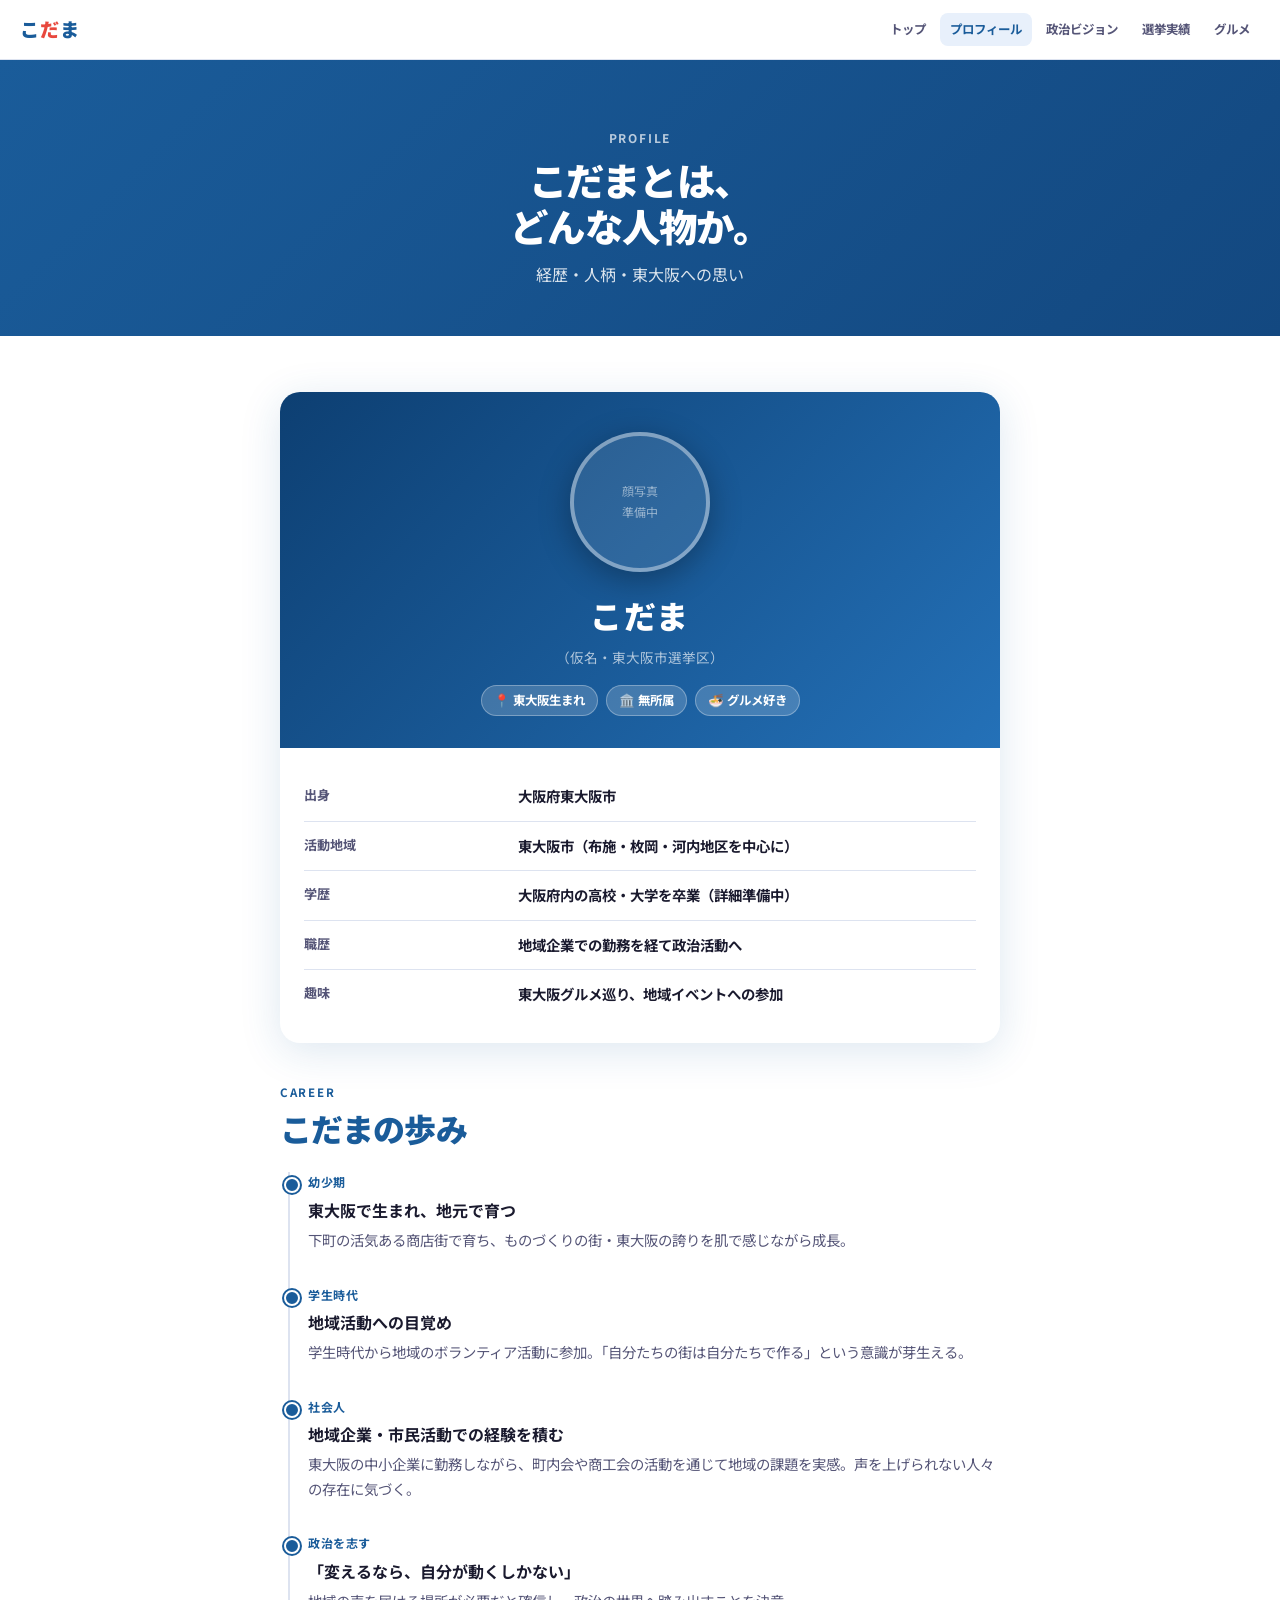
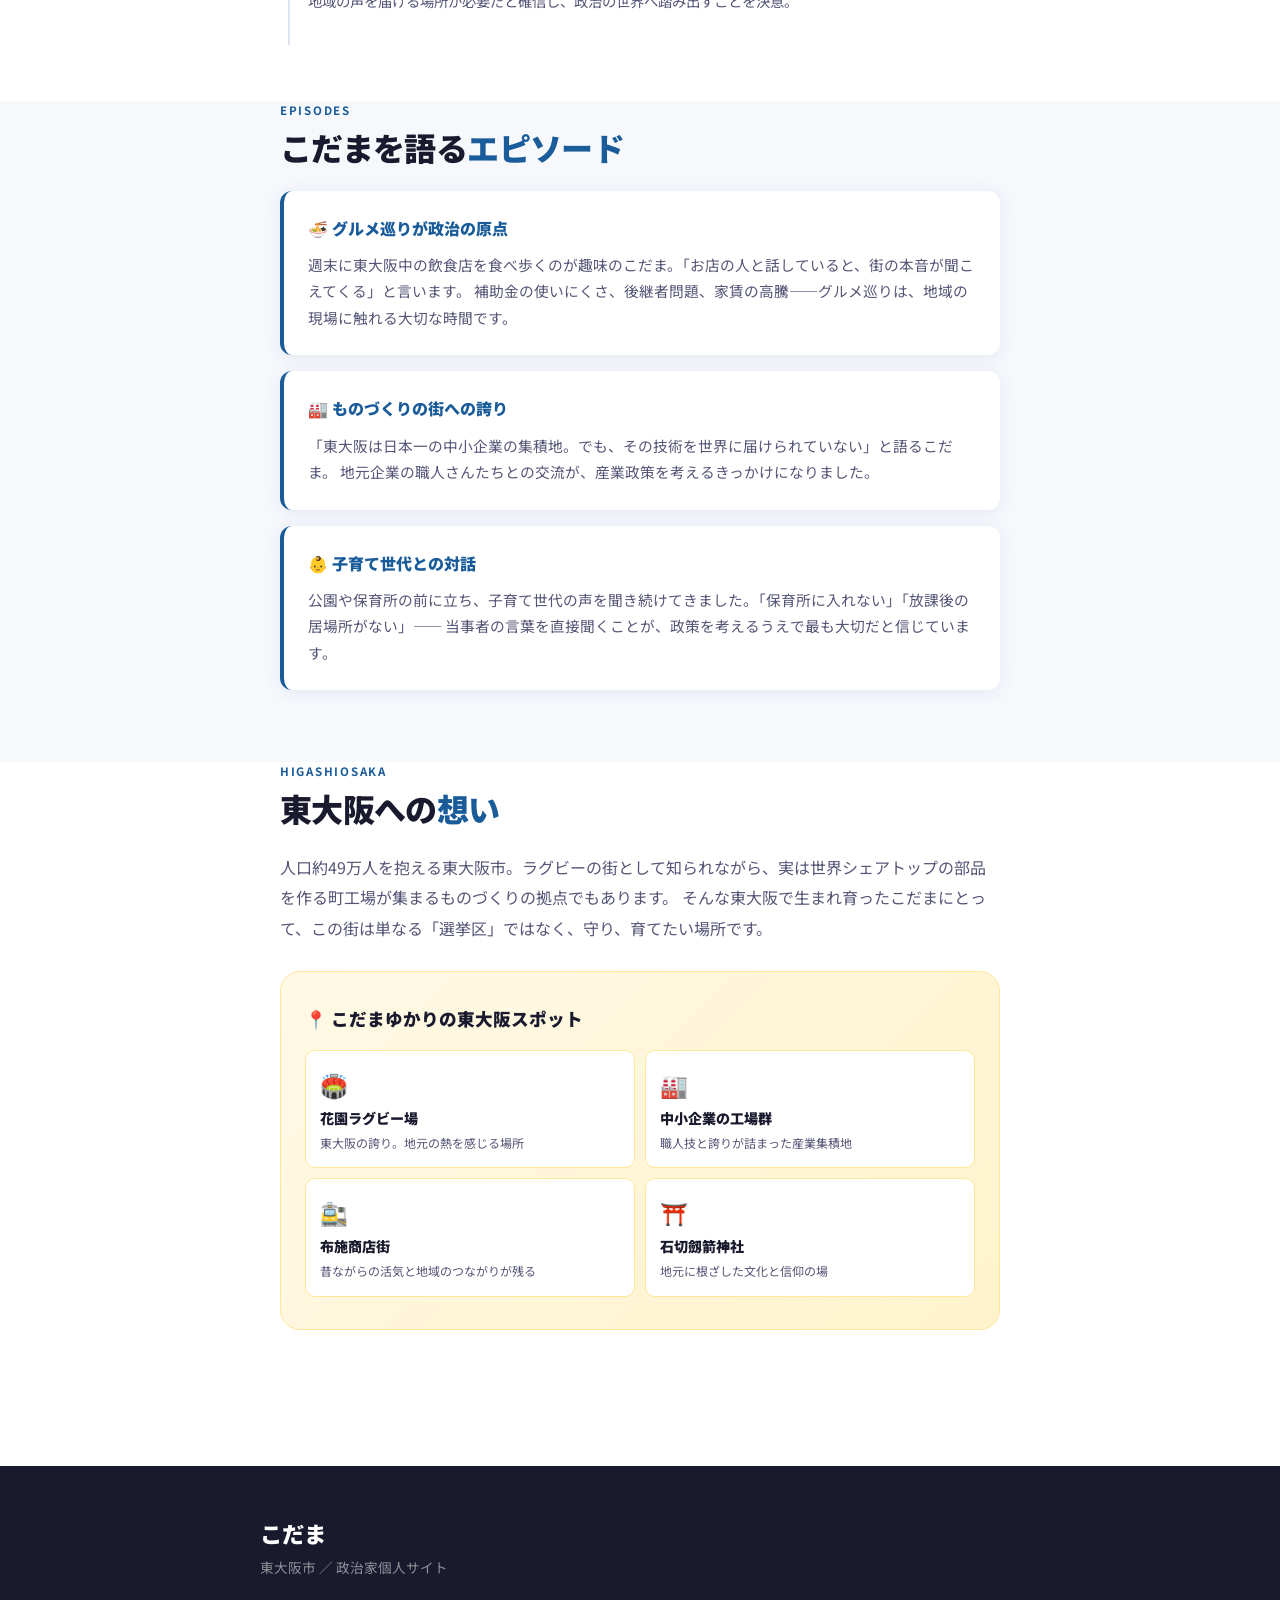
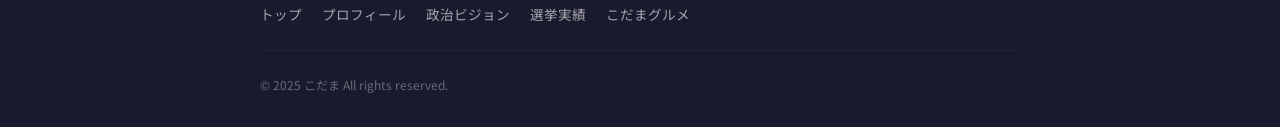
<file: profile.html>
<!DOCTYPE html>
<html lang="ja">
<head>
  <meta charset="UTF-8">
  <meta name="viewport" content="width=device-width, initial-scale=1.0">
  <title>プロフィール｜こだま公式サイト</title>
  <meta name="description" content="こだまの経歴、人柄、東大阪との関わりをご紹介します。">
  <link rel="preconnect" href="https://fonts.googleapis.com">
  <link rel="preconnect" href="https://fonts.gstatic.com" crossorigin>
  <link href="https://fonts.googleapis.com/css2?family=Noto+Sans+JP:wght@400;700;900&display=swap" rel="stylesheet">
  <link rel="stylesheet" href="css/style.css">
  <style>
    /* プロフィール固有 */
    .profile-card {
      background: white;
      border-radius: var(--radius-lg);
      box-shadow: var(--shadow-lg);
      overflow: hidden;
      margin-bottom: 40px;
    }

    .profile-photo-area {
      background: linear-gradient(135deg, #0d3f72, #2471b8);
      padding: 40px 24px 32px;
      text-align: center;
      position: relative;
    }

    .profile-photo-circle {
      width: 140px;
      height: 140px;
      border-radius: 50%;
      overflow: hidden;
      margin: 0 auto 16px;
      border: 4px solid rgba(255,255,255,0.4);
      box-shadow: 0 8px 32px rgba(0,0,0,0.3);
      background: rgba(255,255,255,0.1);
      display: flex;
      align-items: center;
      justify-content: center;
      color: rgba(255,255,255,0.5);
      font-size: 0.75rem;
      text-align: center;
    }

    .profile-name {
      font-size: 2rem;
      font-weight: 900;
      color: white;
      letter-spacing: 0.05em;
    }

    .profile-name-kana {
      font-size: 0.85rem;
      color: rgba(255,255,255,0.65);
      margin-top: 4px;
    }

    .profile-tags {
      display: flex;
      gap: 8px;
      justify-content: center;
      flex-wrap: wrap;
      margin-top: 16px;
    }

    .profile-tag {
      background: rgba(255,255,255,0.18);
      border: 1px solid rgba(255,255,255,0.3);
      color: white;
      padding: 4px 12px;
      border-radius: 50px;
      font-size: 0.78rem;
      font-weight: 700;
    }

    .profile-data {
      padding: 24px;
    }

    .profile-table {
      width: 100%;
      border-collapse: collapse;
      font-size: 0.9rem;
    }

    .profile-table tr {
      border-bottom: 1px solid var(--border);
    }

    .profile-table tr:last-child {
      border-bottom: none;
    }

    .profile-table th {
      width: 30%;
      padding: 12px 0;
      font-weight: 700;
      color: var(--text-sub);
      text-align: left;
      vertical-align: top;
      font-size: 0.82rem;
    }

    .profile-table td {
      padding: 12px 0 12px 12px;
      font-weight: 700;
    }

    /* エピソードカード */
    .episode-card {
      background: white;
      border-radius: var(--radius);
      padding: 24px;
      border-left: 4px solid var(--primary);
      box-shadow: var(--shadow);
      margin-bottom: 16px;
    }

    .episode-card h3 {
      font-size: 1rem;
      font-weight: 900;
      color: var(--primary);
      margin-bottom: 10px;
      display: flex;
      align-items: center;
      gap: 8px;
    }

    .episode-card p {
      font-size: 0.92rem;
      color: var(--text-sub);
      line-height: 1.8;
    }

    /* 東大阪マップエリア */
    .higashiosaka-section {
      background: linear-gradient(135deg, #fff9e6, #fff3cc);
      border-radius: var(--radius-lg);
      padding: 32px 24px;
      border: 1px solid #ffe799;
    }

    .higashiosaka-section h3 {
      font-size: 1.1rem;
      font-weight: 900;
      margin-bottom: 16px;
      color: var(--text);
      display: flex;
      align-items: center;
      gap: 8px;
    }

    .spot-list {
      display: grid;
      grid-template-columns: 1fr 1fr;
      gap: 10px;
    }

    .spot-item {
      background: white;
      border-radius: 10px;
      padding: 14px;
      border: 1px solid #ffe799;
    }

    .spot-item .spot-emoji {
      font-size: 1.4rem;
      margin-bottom: 4px;
    }

    .spot-item h4 {
      font-size: 0.88rem;
      font-weight: 900;
      margin-bottom: 2px;
    }

    .spot-item p {
      font-size: 0.75rem;
      color: var(--text-sub);
    }
  </style>
</head>
<body>

<!-- ナビゲーション -->
<nav class="nav" id="nav">
  <a href="index.html" class="nav-logo">こ<span>だ</span>ま</a>
  <div class="nav-menu">
    <a href="index.html">トップ</a>
    <a href="profile.html" class="active">プロフィール</a>
    <a href="vision.html">政治ビジョン</a>
    <a href="history.html">選挙実績</a>
    <a href="gourmet.html">グルメ</a>
  </div>
  <div class="nav-toggle" onclick="toggleNav()">
    <span></span><span></span><span></span>
  </div>
</nav>

<!-- ページヒーロー -->
<div class="page-hero">
  <p class="label">Profile</p>
  <h1>こだまとは、<br>どんな人物か。</h1>
  <p>経歴・人柄・東大阪への思い</p>
</div>

<!-- プロフィールカード -->
<section class="section">
  <div class="container">
    <div class="profile-card">
      <div class="profile-photo-area">
        <div class="profile-photo-circle">
          顔写真<br>準備中
        </div>
        <div class="profile-name">こだま</div>
        <div class="profile-name-kana">（仮名・東大阪市選挙区）</div>
        <div class="profile-tags">
          <span class="profile-tag">📍 東大阪生まれ</span>
          <span class="profile-tag">🏛️ 無所属</span>
          <span class="profile-tag">🍜 グルメ好き</span>
        </div>
      </div>
      <div class="profile-data">
        <table class="profile-table">
          <tr>
            <th>出身</th>
            <td>大阪府東大阪市</td>
          </tr>
          <tr>
            <th>活動地域</th>
            <td>東大阪市（布施・枚岡・河内地区を中心に）</td>
          </tr>
          <tr>
            <th>学歴</th>
            <td>大阪府内の高校・大学を卒業（詳細準備中）</td>
          </tr>
          <tr>
            <th>職歴</th>
            <td>地域企業での勤務を経て政治活動へ</td>
          </tr>
          <tr>
            <th>趣味</th>
            <td>東大阪グルメ巡り、地域イベントへの参加</td>
          </tr>
        </table>
      </div>
    </div>

    <!-- 経歴タイムライン -->
    <p class="section-label">Career</p>
    <h2 class="section-title"><em>こだまの歩み</em></h2>
    <div class="timeline">
      <div class="timeline-item">
        <p class="year">幼少期</p>
        <h3>東大阪で生まれ、地元で育つ</h3>
        <p>下町の活気ある商店街で育ち、ものづくりの街・東大阪の誇りを肌で感じながら成長。</p>
      </div>
      <div class="timeline-item">
        <p class="year">学生時代</p>
        <h3>地域活動への目覚め</h3>
        <p>学生時代から地域のボランティア活動に参加。「自分たちの街は自分たちで作る」という意識が芽生える。</p>
      </div>
      <div class="timeline-item">
        <p class="year">社会人</p>
        <h3>地域企業・市民活動での経験を積む</h3>
        <p>東大阪の中小企業に勤務しながら、町内会や商工会の活動を通じて地域の課題を実感。声を上げられない人々の存在に気づく。</p>
      </div>
      <div class="timeline-item">
        <p class="year">政治を志す</p>
        <h3>「変えるなら、自分が動くしかない」</h3>
        <p>地域の声を届ける場所が必要だと確信し、政治の世界へ踏み出すことを決意。</p>
      </div>
    </div>
  </div>
</section>

<!-- 人柄エピソード -->
<section class="section section-bg">
  <div class="container">
    <p class="section-label">Episodes</p>
    <h2 class="section-title">こだまを語る<em>エピソード</em></h2>

    <div class="episode-card">
      <h3>🍜 グルメ巡りが政治の原点</h3>
      <p>
        週末に東大阪中の飲食店を食べ歩くのが趣味のこだま。「お店の人と話していると、街の本音が聞こえてくる」と言います。
        補助金の使いにくさ、後継者問題、家賃の高騰——グルメ巡りは、地域の現場に触れる大切な時間です。
      </p>
    </div>

    <div class="episode-card">
      <h3>🏭 ものづくりの街への誇り</h3>
      <p>
        「東大阪は日本一の中小企業の集積地。でも、その技術を世界に届けられていない」と語るこだま。
        地元企業の職人さんたちとの交流が、産業政策を考えるきっかけになりました。
      </p>
    </div>

    <div class="episode-card">
      <h3>👶 子育て世代との対話</h3>
      <p>
        公園や保育所の前に立ち、子育て世代の声を聞き続けてきました。「保育所に入れない」「放課後の居場所がない」——
        当事者の言葉を直接聞くことが、政策を考えるうえで最も大切だと信じています。
      </p>
    </div>
  </div>
</section>

<!-- 東大阪との関わり -->
<section class="section">
  <div class="container">
    <p class="section-label">Higashiosaka</p>
    <h2 class="section-title">東大阪への<em>想い</em></h2>

    <p style="font-size:1rem;line-height:1.9;color:var(--text-sub);margin-bottom:28px;">
      人口約49万人を抱える東大阪市。ラグビーの街として知られながら、実は世界シェアトップの部品を作る町工場が集まるものづくりの拠点でもあります。
      そんな東大阪で生まれ育ったこだまにとって、この街は単なる「選挙区」ではなく、守り、育てたい場所です。
    </p>

    <div class="higashiosaka-section">
      <h3>📍 こだまゆかりの東大阪スポット</h3>
      <div class="spot-list">
        <div class="spot-item">
          <div class="spot-emoji">🏟️</div>
          <h4>花園ラグビー場</h4>
          <p>東大阪の誇り。地元の熱を感じる場所</p>
        </div>
        <div class="spot-item">
          <div class="spot-emoji">🏭</div>
          <h4>中小企業の工場群</h4>
          <p>職人技と誇りが詰まった産業集積地</p>
        </div>
        <div class="spot-item">
          <div class="spot-emoji">🚉</div>
          <h4>布施商店街</h4>
          <p>昔ながらの活気と地域のつながりが残る</p>
        </div>
        <div class="spot-item">
          <div class="spot-emoji">⛩️</div>
          <h4>石切劔箭神社</h4>
          <p>地元に根ざした文化と信仰の場</p>
        </div>
      </div>
    </div>
  </div>
</section>

<!-- フッター -->
<footer class="footer">
  <div class="footer-inner">
    <div class="footer-name">こだま</div>
    <div class="footer-sub">東大阪市 ／ 政治家個人サイト</div>
    <nav class="footer-nav">
      <a href="index.html">トップ</a>
      <a href="profile.html">プロフィール</a>
      <a href="vision.html">政治ビジョン</a>
      <a href="history.html">選挙実績</a>
      <a href="gourmet.html">こだまグルメ</a>
    </nav>
    <div class="footer-copy">© 2025 こだま All rights reserved.</div>
  </div>
</footer>

<script>
  function toggleNav() {
    document.getElementById('nav').classList.toggle('open');
  }
  document.addEventListener('click', function(e) {
    const nav = document.getElementById('nav');
    if (!nav.contains(e.target)) nav.classList.remove('open');
  });
</script>
</body>
</html>
</file>
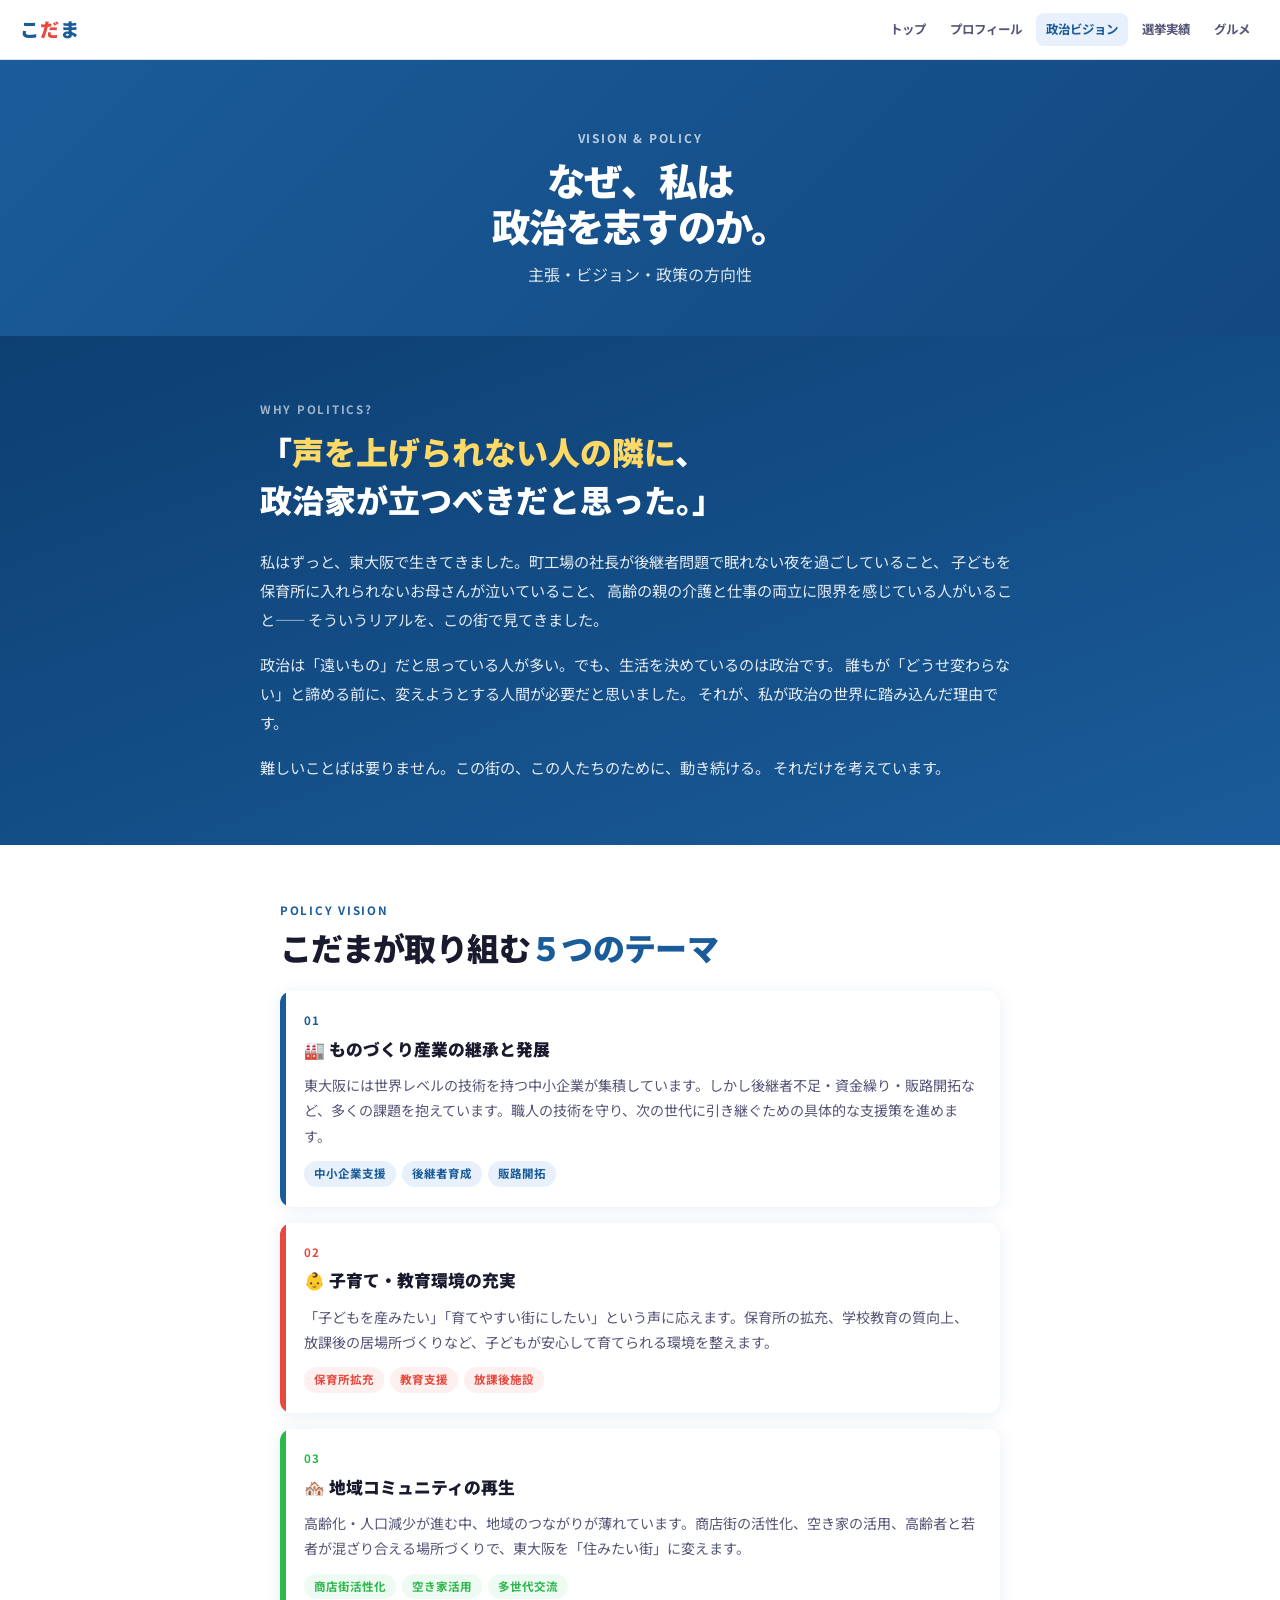
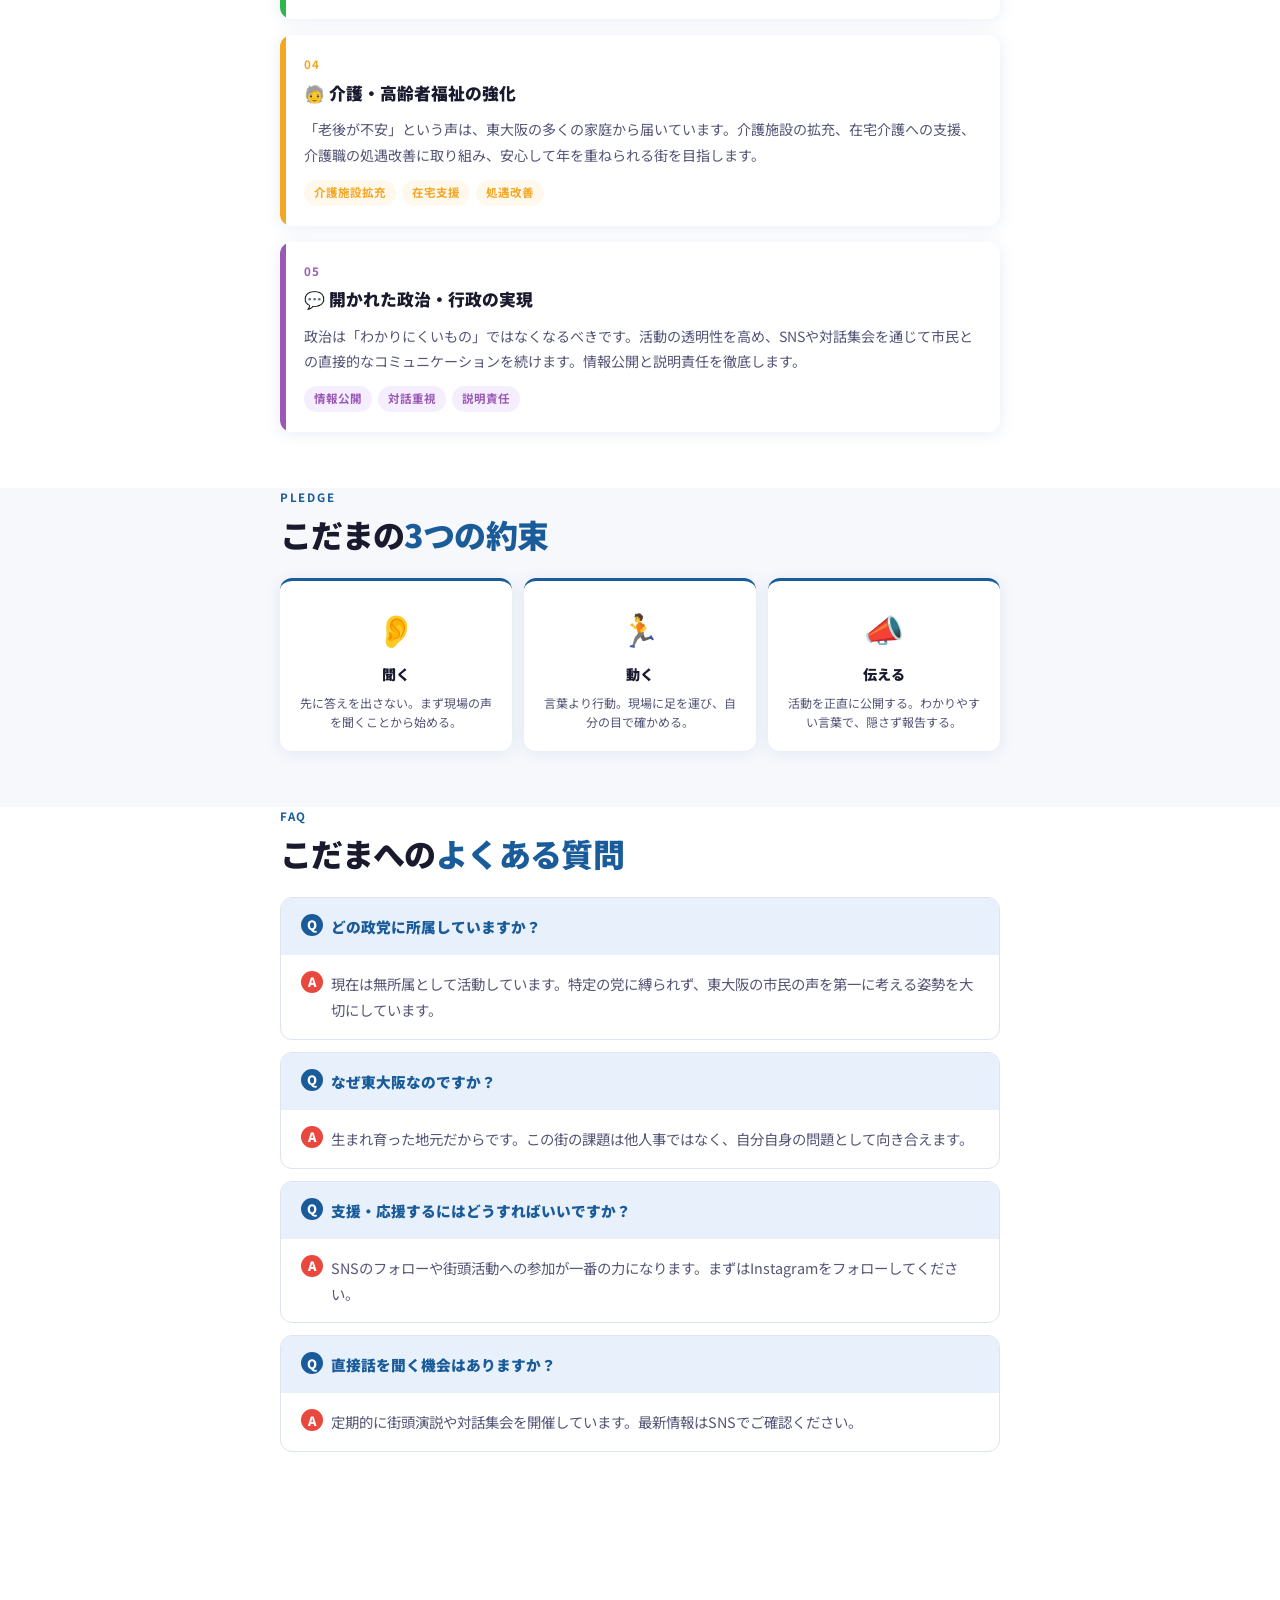
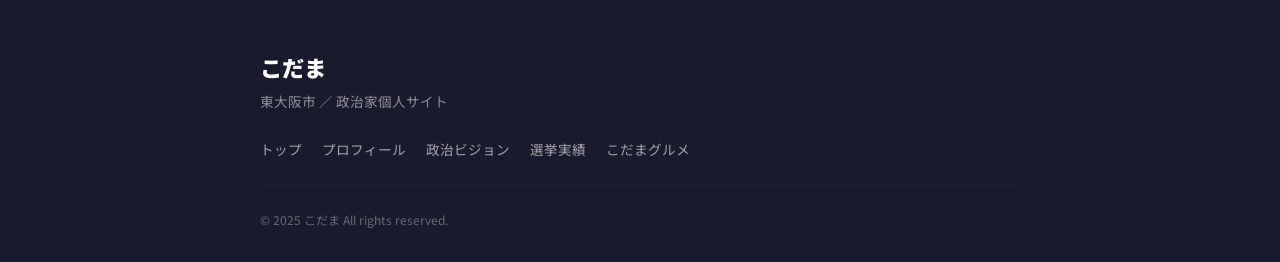
<file: vision.html>
<!DOCTYPE html>
<html lang="ja">
<head>
  <meta charset="UTF-8">
  <meta name="viewport" content="width=device-width, initial-scale=1.0">
  <title>政治ビジョン｜こだま公式サイト</title>
  <meta name="description" content="こだまの政治的な考え方・ビジョン・政策の方向性をご紹介します。">
  <link rel="preconnect" href="https://fonts.googleapis.com">
  <link rel="preconnect" href="https://fonts.gstatic.com" crossorigin>
  <link href="https://fonts.googleapis.com/css2?family=Noto+Sans+JP:wght@400;700;900&display=swap" rel="stylesheet">
  <link rel="stylesheet" href="css/style.css">
  <style>
    /* ビジョン固有 */

    /* なぜ政治を志すか */
    .why-section {
      background: linear-gradient(160deg, #0d3f72 0%, #1a5c9a 100%);
      color: white;
      padding: 64px 24px;
    }

    .why-inner {
      max-width: var(--max-w);
      margin: 0 auto;
    }

    .why-label {
      font-size: 0.72rem;
      font-weight: 700;
      letter-spacing: 0.15em;
      text-transform: uppercase;
      opacity: 0.6;
      margin-bottom: 8px;
    }

    .why-quote {
      font-size: clamp(1.4rem, 4.5vw, 2rem);
      font-weight: 900;
      line-height: 1.5;
      margin-bottom: 24px;
    }

    .why-quote em {
      color: #ffd966;
      font-style: normal;
    }

    .why-body {
      font-size: 0.95rem;
      line-height: 1.9;
      opacity: 0.88;
    }

    .why-body p + p {
      margin-top: 16px;
    }

    /* ビジョンカード */
    .vision-cards {
      display: flex;
      flex-direction: column;
      gap: 16px;
    }

    .vision-card {
      background: white;
      border-radius: var(--radius);
      box-shadow: var(--shadow);
      overflow: hidden;
      display: flex;
      gap: 0;
    }

    .vision-card-accent {
      width: 6px;
      background: var(--primary);
      flex-shrink: 0;
    }

    .vision-card-body {
      padding: 20px 20px 20px 18px;
      flex: 1;
    }

    .vision-card-num {
      font-size: 0.72rem;
      font-weight: 700;
      color: var(--primary);
      letter-spacing: 0.1em;
      margin-bottom: 4px;
    }

    .vision-card-title {
      font-size: 1.05rem;
      font-weight: 900;
      margin-bottom: 10px;
      color: var(--text);
    }

    .vision-card-desc {
      font-size: 0.88rem;
      color: var(--text-sub);
      line-height: 1.8;
    }

    .vision-card-tags {
      display: flex;
      gap: 6px;
      flex-wrap: wrap;
      margin-top: 12px;
    }

    .vision-card-tag {
      font-size: 0.72rem;
      font-weight: 700;
      padding: 3px 10px;
      border-radius: 50px;
      background: var(--primary-light);
      color: var(--primary);
    }

    /* 3つの約束 */
    .promise-grid {
      display: grid;
      grid-template-columns: 1fr 1fr 1fr;
      gap: 12px;
    }

    .promise-item {
      background: white;
      border-radius: var(--radius);
      padding: 20px 16px;
      text-align: center;
      box-shadow: var(--shadow);
      border-top: 3px solid var(--primary);
    }

    .promise-icon {
      font-size: 2rem;
      margin-bottom: 8px;
    }

    .promise-title {
      font-size: 0.88rem;
      font-weight: 900;
      margin-bottom: 6px;
      color: var(--text);
    }

    .promise-desc {
      font-size: 0.75rem;
      color: var(--text-sub);
      line-height: 1.6;
    }

    /* 対話型Q&A */
    .qa-item {
      border: 1px solid var(--border);
      border-radius: var(--radius);
      overflow: hidden;
      margin-bottom: 12px;
      background: white;
    }

    .qa-q {
      padding: 16px 20px;
      background: var(--primary-light);
      font-weight: 900;
      font-size: 0.92rem;
      color: var(--primary);
      display: flex;
      gap: 8px;
      align-items: flex-start;
    }

    .qa-q::before {
      content: 'Q';
      font-size: 0.8rem;
      background: var(--primary);
      color: white;
      width: 22px;
      height: 22px;
      border-radius: 50%;
      display: flex;
      align-items: center;
      justify-content: center;
      flex-shrink: 0;
      font-weight: 900;
    }

    .qa-a {
      padding: 16px 20px;
      font-size: 0.9rem;
      color: var(--text-sub);
      line-height: 1.8;
      display: flex;
      gap: 8px;
      align-items: flex-start;
    }

    .qa-a::before {
      content: 'A';
      font-size: 0.8rem;
      background: var(--accent);
      color: white;
      width: 22px;
      height: 22px;
      border-radius: 50%;
      display: flex;
      align-items: center;
      justify-content: center;
      flex-shrink: 0;
      font-weight: 900;
    }

    @media (max-width: 480px) {
      .promise-grid {
        grid-template-columns: 1fr;
      }
    }
  </style>
</head>
<body>

<!-- ナビゲーション -->
<nav class="nav" id="nav">
  <a href="index.html" class="nav-logo">こ<span>だ</span>ま</a>
  <div class="nav-menu">
    <a href="index.html">トップ</a>
    <a href="profile.html">プロフィール</a>
    <a href="vision.html" class="active">政治ビジョン</a>
    <a href="history.html">選挙実績</a>
    <a href="gourmet.html">グルメ</a>
  </div>
  <div class="nav-toggle" onclick="toggleNav()">
    <span></span><span></span><span></span>
  </div>
</nav>

<!-- ページヒーロー -->
<div class="page-hero">
  <p class="label">Vision & Policy</p>
  <h1>なぜ、私は<br>政治を志すのか。</h1>
  <p>主張・ビジョン・政策の方向性</p>
</div>

<!-- なぜ政治を志すか -->
<div class="why-section">
  <div class="why-inner">
    <p class="why-label">Why Politics?</p>
    <p class="why-quote">
      「<em>声を上げられない人の隣に</em>、<br>
      政治家が立つべきだと思った。」
    </p>
    <div class="why-body">
      <p>
        私はずっと、東大阪で生きてきました。町工場の社長が後継者問題で眠れない夜を過ごしていること、
        子どもを保育所に入れられないお母さんが泣いていること、
        高齢の親の介護と仕事の両立に限界を感じている人がいること——
        そういうリアルを、この街で見てきました。
      </p>
      <p>
        政治は「遠いもの」だと思っている人が多い。でも、生活を決めているのは政治です。
        誰もが「どうせ変わらない」と諦める前に、変えようとする人間が必要だと思いました。
        それが、私が政治の世界に踏み込んだ理由です。
      </p>
      <p>
        難しいことばは要りません。この街の、この人たちのために、動き続ける。
        それだけを考えています。
      </p>
    </div>
  </div>
</div>

<!-- 政策ビジョン -->
<section class="section">
  <div class="container">
    <p class="section-label">Policy Vision</p>
    <h2 class="section-title">こだまが取り組む<em>５つのテーマ</em></h2>
    <div class="vision-cards">

      <div class="vision-card">
        <div class="vision-card-accent"></div>
        <div class="vision-card-body">
          <p class="vision-card-num">01</p>
          <h3 class="vision-card-title">🏭 ものづくり産業の継承と発展</h3>
          <p class="vision-card-desc">
            東大阪には世界レベルの技術を持つ中小企業が集積しています。しかし後継者不足・資金繰り・販路開拓など、多くの課題を抱えています。職人の技術を守り、次の世代に引き継ぐための具体的な支援策を進めます。
          </p>
          <div class="vision-card-tags">
            <span class="vision-card-tag">中小企業支援</span>
            <span class="vision-card-tag">後継者育成</span>
            <span class="vision-card-tag">販路開拓</span>
          </div>
        </div>
      </div>

      <div class="vision-card">
        <div class="vision-card-accent" style="background:var(--accent);"></div>
        <div class="vision-card-body">
          <p class="vision-card-num" style="color:var(--accent);">02</p>
          <h3 class="vision-card-title">👶 子育て・教育環境の充実</h3>
          <p class="vision-card-desc">
            「子どもを産みたい」「育てやすい街にしたい」という声に応えます。保育所の拡充、学校教育の質向上、放課後の居場所づくりなど、子どもが安心して育てられる環境を整えます。
          </p>
          <div class="vision-card-tags">
            <span class="vision-card-tag" style="background:var(--accent-light);color:var(--accent);">保育所拡充</span>
            <span class="vision-card-tag" style="background:var(--accent-light);color:var(--accent);">教育支援</span>
            <span class="vision-card-tag" style="background:var(--accent-light);color:var(--accent);">放課後施設</span>
          </div>
        </div>
      </div>

      <div class="vision-card">
        <div class="vision-card-accent" style="background:#2db84b;"></div>
        <div class="vision-card-body">
          <p class="vision-card-num" style="color:#2db84b;">03</p>
          <h3 class="vision-card-title">🏘️ 地域コミュニティの再生</h3>
          <p class="vision-card-desc">
            高齢化・人口減少が進む中、地域のつながりが薄れています。商店街の活性化、空き家の活用、高齢者と若者が混ざり合える場所づくりで、東大阪を「住みたい街」に変えます。
          </p>
          <div class="vision-card-tags">
            <span class="vision-card-tag" style="background:#edfbf2;color:#2db84b;">商店街活性化</span>
            <span class="vision-card-tag" style="background:#edfbf2;color:#2db84b;">空き家活用</span>
            <span class="vision-card-tag" style="background:#edfbf2;color:#2db84b;">多世代交流</span>
          </div>
        </div>
      </div>

      <div class="vision-card">
        <div class="vision-card-accent" style="background:#f5a623;"></div>
        <div class="vision-card-body">
          <p class="vision-card-num" style="color:#f5a623;">04</p>
          <h3 class="vision-card-title">🧓 介護・高齢者福祉の強化</h3>
          <p class="vision-card-desc">
            「老後が不安」という声は、東大阪の多くの家庭から届いています。介護施設の拡充、在宅介護への支援、介護職の処遇改善に取り組み、安心して年を重ねられる街を目指します。
          </p>
          <div class="vision-card-tags">
            <span class="vision-card-tag" style="background:#fff8ed;color:#f5a623;">介護施設拡充</span>
            <span class="vision-card-tag" style="background:#fff8ed;color:#f5a623;">在宅支援</span>
            <span class="vision-card-tag" style="background:#fff8ed;color:#f5a623;">処遇改善</span>
          </div>
        </div>
      </div>

      <div class="vision-card">
        <div class="vision-card-accent" style="background:#9b59b6;"></div>
        <div class="vision-card-body">
          <p class="vision-card-num" style="color:#9b59b6;">05</p>
          <h3 class="vision-card-title">💬 開かれた政治・行政の実現</h3>
          <p class="vision-card-desc">
            政治は「わかりにくいもの」ではなくなるべきです。活動の透明性を高め、SNSや対話集会を通じて市民との直接的なコミュニケーションを続けます。情報公開と説明責任を徹底します。
          </p>
          <div class="vision-card-tags">
            <span class="vision-card-tag" style="background:#f5eeff;color:#9b59b6;">情報公開</span>
            <span class="vision-card-tag" style="background:#f5eeff;color:#9b59b6;">対話重視</span>
            <span class="vision-card-tag" style="background:#f5eeff;color:#9b59b6;">説明責任</span>
          </div>
        </div>
      </div>

    </div>
  </div>
</section>

<!-- 3つの約束 -->
<section class="section section-bg">
  <div class="container">
    <p class="section-label">Pledge</p>
    <h2 class="section-title">こだまの<em>3つの約束</em></h2>
    <div class="promise-grid">
      <div class="promise-item">
        <div class="promise-icon">👂</div>
        <div class="promise-title">聞く</div>
        <p class="promise-desc">先に答えを出さない。まず現場の声を聞くことから始める。</p>
      </div>
      <div class="promise-item">
        <div class="promise-icon">🏃</div>
        <div class="promise-title">動く</div>
        <p class="promise-desc">言葉より行動。現場に足を運び、自分の目で確かめる。</p>
      </div>
      <div class="promise-item">
        <div class="promise-icon">📣</div>
        <div class="promise-title">伝える</div>
        <p class="promise-desc">活動を正直に公開する。わかりやすい言葉で、隠さず報告する。</p>
      </div>
    </div>
  </div>
</section>

<!-- よくある質問 -->
<section class="section">
  <div class="container">
    <p class="section-label">FAQ</p>
    <h2 class="section-title">こだまへの<em>よくある質問</em></h2>

    <div class="qa-item">
      <div class="qa-q">どの政党に所属していますか？</div>
      <div class="qa-a">現在は無所属として活動しています。特定の党に縛られず、東大阪の市民の声を第一に考える姿勢を大切にしています。</div>
    </div>

    <div class="qa-item">
      <div class="qa-q">なぜ東大阪なのですか？</div>
      <div class="qa-a">生まれ育った地元だからです。この街の課題は他人事ではなく、自分自身の問題として向き合えます。</div>
    </div>

    <div class="qa-item">
      <div class="qa-q">支援・応援するにはどうすればいいですか？</div>
      <div class="qa-a">SNSのフォローや街頭活動への参加が一番の力になります。まずはInstagramをフォローしてください。</div>
    </div>

    <div class="qa-item">
      <div class="qa-q">直接話を聞く機会はありますか？</div>
      <div class="qa-a">定期的に街頭演説や対話集会を開催しています。最新情報はSNSでご確認ください。</div>
    </div>
  </div>
</section>

<!-- フッター -->
<footer class="footer">
  <div class="footer-inner">
    <div class="footer-name">こだま</div>
    <div class="footer-sub">東大阪市 ／ 政治家個人サイト</div>
    <nav class="footer-nav">
      <a href="index.html">トップ</a>
      <a href="profile.html">プロフィール</a>
      <a href="vision.html">政治ビジョン</a>
      <a href="history.html">選挙実績</a>
      <a href="gourmet.html">こだまグルメ</a>
    </nav>
    <div class="footer-copy">© 2025 こだま All rights reserved.</div>
  </div>
</footer>

<script>
  function toggleNav() {
    document.getElementById('nav').classList.toggle('open');
  }
  document.addEventListener('click', function(e) {
    const nav = document.getElementById('nav');
    if (!nav.contains(e.target)) nav.classList.remove('open');
  });
</script>
</body>
</html>
</file>
<file: css/style.css>
/* ===========================
   こだま公式サイト 共通スタイル
   =========================== */

:root {
  --primary: #1a5c9a;
  --primary-dark: #134880;
  --primary-light: #e8f0fb;
  --accent: #e8483d;
  --accent-light: #fef0ef;
  --text: #1a1a2e;
  --text-sub: #555577;
  --bg: #ffffff;
  --bg-off: #f7f8fc;
  --border: #dde3f0;
  --radius: 12px;
  --radius-lg: 20px;
  --shadow: 0 2px 16px rgba(26,92,154,0.10);
  --shadow-lg: 0 8px 40px rgba(26,92,154,0.15);
  --font: 'Noto Sans JP', 'Hiragino Kaku Gothic ProN', sans-serif;
  --max-w: 760px;
  --nav-h: 60px;
}

* { box-sizing: border-box; margin: 0; padding: 0; }

html { scroll-behavior: smooth; }

body {
  font-family: var(--font);
  color: var(--text);
  background: var(--bg);
  font-size: 16px;
  line-height: 1.7;
  padding-top: var(--nav-h);
}

img { max-width: 100%; height: auto; display: block; }
a { color: inherit; text-decoration: none; }
ul { list-style: none; }

/* ===========================
   ナビゲーション
   =========================== */
.nav {
  position: fixed;
  top: 0; left: 0; right: 0;
  height: var(--nav-h);
  background: rgba(255,255,255,0.97);
  backdrop-filter: blur(8px);
  border-bottom: 1px solid var(--border);
  z-index: 1000;
  display: flex;
  align-items: center;
  justify-content: space-between;
  padding: 0 20px;
}

.nav-logo {
  font-size: 1.2rem;
  font-weight: 900;
  color: var(--primary);
  letter-spacing: 0.05em;
}

.nav-logo span {
  color: var(--accent);
}

.nav-menu {
  display: flex;
  gap: 4px;
}

.nav-menu a {
  font-size: 0.78rem;
  font-weight: 700;
  padding: 6px 10px;
  border-radius: 8px;
  color: var(--text-sub);
  transition: all 0.2s;
  white-space: nowrap;
}

.nav-menu a:hover,
.nav-menu a.active {
  background: var(--primary-light);
  color: var(--primary);
}

/* ハンバーガー（モバイル） */
.nav-toggle {
  display: none;
  flex-direction: column;
  gap: 5px;
  cursor: pointer;
  padding: 4px;
}

.nav-toggle span {
  display: block;
  width: 24px;
  height: 2px;
  background: var(--primary);
  border-radius: 2px;
  transition: all 0.3s;
}

/* モバイルメニュー展開 */
.nav.open .nav-menu {
  display: flex;
  flex-direction: column;
  position: absolute;
  top: var(--nav-h);
  left: 0; right: 0;
  background: white;
  padding: 12px 20px 20px;
  border-bottom: 1px solid var(--border);
  box-shadow: var(--shadow);
  gap: 2px;
}

.nav.open .nav-menu a {
  font-size: 1rem;
  padding: 12px 16px;
}

/* ===========================
   ページヒーロー共通
   =========================== */
.page-hero {
  background: linear-gradient(135deg, var(--primary) 0%, var(--primary-dark) 100%);
  color: white;
  padding: 56px 24px 48px;
  text-align: center;
}

.page-hero .label {
  font-size: 0.75rem;
  font-weight: 700;
  letter-spacing: 0.15em;
  text-transform: uppercase;
  opacity: 0.7;
  margin-bottom: 8px;
}

.page-hero h1 {
  font-size: clamp(1.6rem, 5vw, 2.4rem);
  font-weight: 900;
  letter-spacing: -0.02em;
  line-height: 1.2;
}

.page-hero p {
  margin-top: 12px;
  opacity: 0.85;
  font-size: 1rem;
}

/* ===========================
   コンテナ・セクション
   =========================== */
.container {
  max-width: var(--max-w);
  margin: 0 auto;
  padding: 0 20px;
}

.section {
  padding: 56px 0;
}

.section + .section {
  padding-top: 0;
}

.section-bg {
  background: var(--bg-off);
}

.section-label {
  font-size: 0.72rem;
  font-weight: 700;
  letter-spacing: 0.15em;
  text-transform: uppercase;
  color: var(--primary);
  margin-bottom: 6px;
}

.section-title {
  font-size: clamp(1.4rem, 4vw, 2rem);
  font-weight: 900;
  letter-spacing: -0.02em;
  line-height: 1.25;
  margin-bottom: 24px;
}

.section-title em {
  color: var(--primary);
  font-style: normal;
}

/* ===========================
   カード
   =========================== */
.card {
  background: white;
  border-radius: var(--radius);
  box-shadow: var(--shadow);
  overflow: hidden;
}

.card-body {
  padding: 20px;
}

/* ===========================
   ボタン
   =========================== */
.btn {
  display: inline-flex;
  align-items: center;
  justify-content: center;
  gap: 8px;
  padding: 14px 28px;
  border-radius: 50px;
  font-size: 0.95rem;
  font-weight: 700;
  cursor: pointer;
  border: none;
  transition: all 0.2s;
  text-decoration: none;
}

.btn-primary {
  background: var(--primary);
  color: white;
  box-shadow: 0 4px 16px rgba(26,92,154,0.3);
}

.btn-primary:hover {
  background: var(--primary-dark);
  transform: translateY(-1px);
  box-shadow: 0 6px 20px rgba(26,92,154,0.35);
}

.btn-outline {
  background: transparent;
  border: 2px solid var(--primary);
  color: var(--primary);
}

.btn-outline:hover {
  background: var(--primary-light);
}

.btn-accent {
  background: var(--accent);
  color: white;
  box-shadow: 0 4px 16px rgba(232,72,61,0.3);
}

/* ===========================
   タイムライン
   =========================== */
.timeline {
  position: relative;
  padding-left: 28px;
}

.timeline::before {
  content: '';
  position: absolute;
  left: 8px;
  top: 0; bottom: 0;
  width: 2px;
  background: var(--border);
}

.timeline-item {
  position: relative;
  padding-bottom: 32px;
}

.timeline-item::before {
  content: '';
  position: absolute;
  left: -24px;
  top: 5px;
  width: 12px;
  height: 12px;
  border-radius: 50%;
  background: var(--primary);
  border: 2px solid white;
  box-shadow: 0 0 0 2px var(--primary);
}

.timeline-item .year {
  font-size: 0.75rem;
  font-weight: 700;
  color: var(--primary);
  letter-spacing: 0.05em;
  margin-bottom: 4px;
}

.timeline-item h3 {
  font-size: 1rem;
  font-weight: 700;
  margin-bottom: 4px;
}

.timeline-item p {
  font-size: 0.9rem;
  color: var(--text-sub);
}

/* ===========================
   タグ
   =========================== */
.tag {
  display: inline-block;
  padding: 4px 12px;
  border-radius: 50px;
  font-size: 0.78rem;
  font-weight: 700;
  background: var(--primary-light);
  color: var(--primary);
}

/* ===========================
   SNSリンク
   =========================== */
.sns-links {
  display: flex;
  gap: 12px;
  flex-wrap: wrap;
}

.sns-link {
  display: inline-flex;
  align-items: center;
  gap: 6px;
  padding: 10px 18px;
  border-radius: 50px;
  font-size: 0.85rem;
  font-weight: 700;
  transition: all 0.2s;
}

.sns-link:hover {
  transform: translateY(-2px);
}

.sns-link.instagram {
  background: linear-gradient(135deg, #f09433, #e6683c, #dc2743, #cc2366, #bc1888);
  color: white;
}

.sns-link.x {
  background: #000;
  color: white;
}

.sns-link.youtube {
  background: #ff0000;
  color: white;
}

.sns-link.line {
  background: #06c755;
  color: white;
}

/* ===========================
   フッター
   =========================== */
.footer {
  background: var(--text);
  color: rgba(255,255,255,0.85);
  padding: 48px 20px 32px;
  margin-top: 80px;
}

.footer-inner {
  max-width: var(--max-w);
  margin: 0 auto;
}

.footer-name {
  font-size: 1.4rem;
  font-weight: 900;
  color: white;
  margin-bottom: 4px;
}

.footer-sub {
  font-size: 0.85rem;
  opacity: 0.6;
  margin-bottom: 24px;
}

.footer-nav {
  display: flex;
  flex-wrap: wrap;
  gap: 8px 20px;
  margin-bottom: 24px;
}

.footer-nav a {
  font-size: 0.85rem;
  opacity: 0.7;
  transition: opacity 0.2s;
}

.footer-nav a:hover {
  opacity: 1;
}

.footer-copy {
  font-size: 0.75rem;
  opacity: 0.4;
  margin-top: 24px;
  padding-top: 24px;
  border-top: 1px solid rgba(255,255,255,0.1);
}

/* ===========================
   プレースホルダー画像
   =========================== */
.photo-placeholder {
  background: linear-gradient(135deg, var(--primary-light), var(--border));
  display: flex;
  align-items: center;
  justify-content: center;
  color: var(--text-sub);
  font-size: 0.85rem;
  font-weight: 700;
}

/* ===========================
   レスポンシブ
   =========================== */
@media (max-width: 640px) {
  .nav-menu {
    display: none;
  }

  .nav-toggle {
    display: flex;
  }

  .section {
    padding: 40px 0;
  }

  .btn {
    padding: 12px 22px;
    font-size: 0.9rem;
  }
}

/* ===========================
   ユーティリティ
   =========================== */
.text-center { text-align: center; }
.text-sub { color: var(--text-sub); }
.mt-4 { margin-top: 16px; }
.mt-8 { margin-top: 32px; }
.mb-4 { margin-bottom: 16px; }
.mb-8 { margin-bottom: 32px; }
.flex { display: flex; }
.flex-wrap { flex-wrap: wrap; }
.gap-2 { gap: 8px; }
.gap-4 { gap: 16px; }
.items-center { align-items: center; }
</file>
